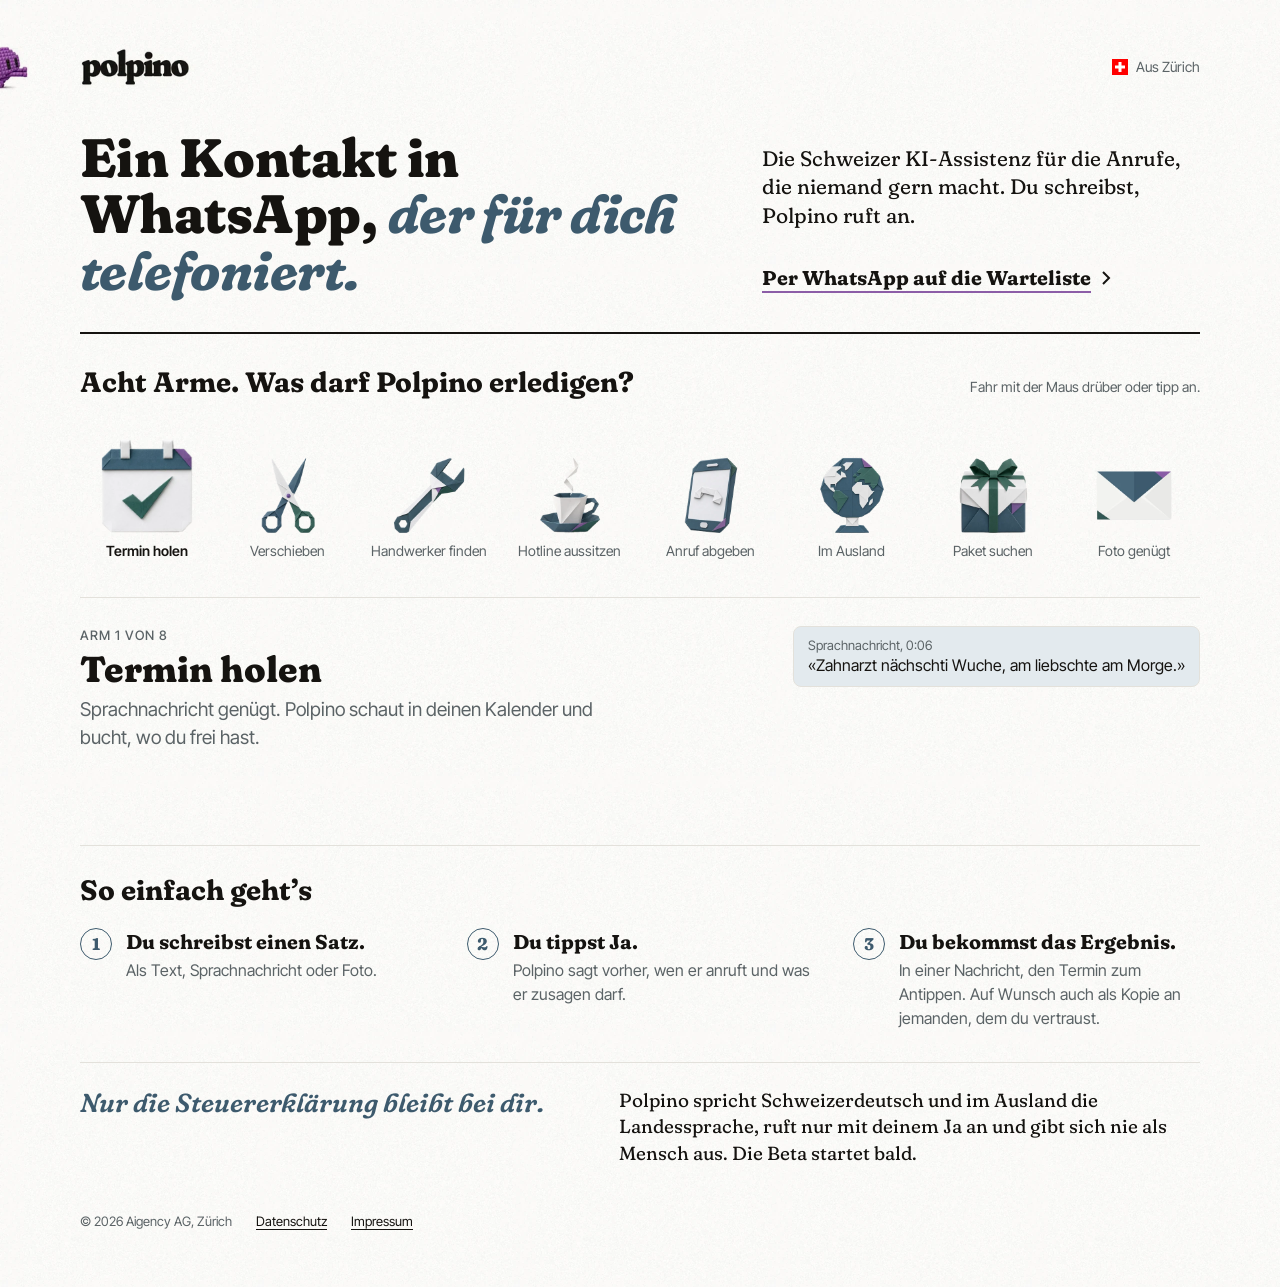
<file: index.html>
<!doctype html>
<html lang="de-CH">
<head>
  <meta charset="utf-8">
  <meta name="robots" content="noindex, nofollow">
  <meta name="viewport" content="width=device-width, initial-scale=1">
  <title>Polpino</title>
  <meta name="description" content="Die Schweizer KI-Assistenz, die für dich telefoniert. Du schreibst in WhatsApp, Polpino ruft an, im Ausland in der Landessprache.">
  <link rel="canonical" href="https://polpino.ch/">
  <meta name="theme-color" content="#FAFAF8">
  <link rel="icon" href="assets/img/favicon.svg" type="image/svg+xml">
  <link rel="icon" href="assets/img/favicon-32.png" sizes="32x32" type="image/png">
  <link rel="apple-touch-icon" href="assets/img/apple-touch-icon.png">
  <meta property="og:type" content="website">
  <meta property="og:locale" content="de_CH">
  <meta property="og:site_name" content="Polpino">
  <meta property="og:title" content="Polpino">
  <meta property="og:description" content="Die Schweizer KI-Assistenz, die für dich telefoniert. Du schreibst in WhatsApp, Polpino ruft an, im Ausland in der Landessprache.">
  <meta property="og:url" content="https://polpino.ch/">
  <meta property="og:image" content="https://polpino.ch/assets/img/start/og-polpino-start.jpg">
  <meta property="og:image:width" content="1200">
  <meta property="og:image:height" content="630">
  <meta property="og:image:alt" content="Polpino, eine lila Papierkrake mit Headset, über dem Schriftzug polpino">
  <meta name="twitter:card" content="summary_large_image">
  <link rel="preload" href="assets/fonts/fraunces-soft-latin.woff2" as="font" type="font/woff2" crossorigin>
  <link rel="stylesheet" href="start/seite.css">
  <script src="start/seite.js" defer></script>
</head>
<body>
<a class="skip" href="#inhalt">Zum Inhalt</a>
<div class="seite">
  <header class="kopf">
    <div class="marke-zeile">
      <div class="figur" data-auftritt aria-hidden="true">
        <img class="schleife" src="start/img/polpino-ruhe.webp" data-schleife="start/img/polpino-schleife.webp" width="50" height="50" alt="">
      </div>
      <a class="marke" href="/" aria-label="Polpino Startseite"><img class="logo" src="start/img/polpino-logo.svg" alt="polpino" width="79" height="28"></a>
    </div>
    <!-- Bis zur Beta ausgeblendet, anmelden.html bleibt direkt erreichbar.
    <nav class="konto" aria-label="Konto">
      <a href="entwurf/anmelden.html">Anmelden</a>
      <a class="nur-breit" href="entwurf/anmelden.html">Einladung einlösen</a>
    </nav>
    -->
    <p class="herkunft"><svg class="kreuz" aria-hidden="true" width="14" height="14" viewBox="0 0 32 32"><rect width="32" height="32" fill="#FF0000"/><path fill="#FFF" d="M13 6h6v7h7v6h-7v7h-6v-7H6v-6h7z"/></svg>Aus Zürich<span class="sr">, Schweiz</span></p>
  </header>

  <main id="inhalt" class="inhalt">
    <h1 class="titel">Ein Kontakt in WhatsApp, <em>der für dich telefoniert.</em></h1>
    <div class="linie" aria-hidden="true"></div>
    <p class="satz satz-eins">Die Schweizer KI-Assistenz für die Anrufe, die niemand gern macht. Du schreibst, Polpino ruft an.</p>
    <a class="weiter weiter-oben" href="https://wa.me/41445055667?text=Hey%20Polpino%2C%20ich%20will%20auf%20die%20Warteliste%21%20%F0%9F%90%99" rel="noopener">Per WhatsApp auf die Warteliste <svg aria-hidden="true" width="10" height="16" viewBox="0 0 10 16" fill="none" stroke="currentColor" stroke-width="2"><path d="M2 2l6 6-6 6"/></svg></a>
    <div class="frage-zeile">
      <h2 class="frage">Acht Arme. Was darf Polpino erledigen?</h2>
      <p class="tipp"><span class="nur-handy">Tipp an und schau zu.</span><span class="nur-desktop">Fahr mit der Maus drüber oder tipp an.</span></p>
    </div>
    <div class="reihe" id="reihe">
      <button type="button" class="arm" data-arm="0"><span class="arm-bild"><img src="start/img/ikon-termin.webp" alt="" width="240" height="240"></span><span class="arm-name">Termin holen</span></button>
      <button type="button" class="arm" data-arm="1"><span class="arm-bild"><img src="start/img/ikon-coiffeur.webp" alt="" width="240" height="240"></span><span class="arm-name">Verschieben</span></button>
      <button type="button" class="arm" data-arm="2"><span class="arm-bild"><img src="start/img/ikon-handwerker.webp" alt="" width="240" height="240"></span><span class="arm-name">Handwerker<span class="nur-desktop"> finden</span></span></button>
      <button type="button" class="arm" data-arm="3"><span class="arm-bild"><img src="start/img/ikon-warteschleife.webp" alt="" width="240" height="240"></span><span class="arm-name"><span class="nur-handy">Warteschleife</span><span class="nur-desktop">Hotline aussitzen</span></span></button>
      <button type="button" class="arm" data-arm="4"><span class="arm-bild"><img src="start/img/ikon-abgeben.webp" alt="" width="240" height="240"></span><span class="arm-name">Anruf abgeben</span></button>
      <button type="button" class="arm" data-arm="5"><span class="arm-bild"><img src="start/img/ikon-ausland.webp" alt="" width="240" height="240"></span><span class="arm-name">Im Ausland</span></button>
      <button type="button" class="arm" data-arm="6"><span class="arm-bild"><img src="start/img/ikon-paket.webp" alt="" width="240" height="240"></span><span class="arm-name">Paket suchen</span></button>
      <button type="button" class="arm" data-arm="7"><span class="arm-bild"><img src="start/img/ikon-foto.webp" alt="" width="240" height="240"></span><span class="arm-name">Foto genügt</span></button>
    </div>
    <section class="buehne" id="buehne" aria-live="off" aria-labelledby="buehne-titel">
      <div class="buehne-text">
        <p class="arm-zahl" id="buehne-zahl"></p>
        <h3 class="buehne-titel" id="buehne-titel"></h3>
        <p class="buehne-unter" id="buehne-unter"></p>
      </div>
      <div class="buehne-chat" id="buehne-chat"></div>
    </section>
    <section class="schritte" aria-labelledby="schritte-titel">
      <h2 class="frage" id="schritte-titel">So einfach geht’s</h2>
      <ol class="schritt-liste">
        <li><b>Du schreibst einen Satz.</b> Als Text, Sprachnachricht oder Foto.</li>
        <li><b>Du tippst Ja.</b> Polpino sagt vorher, wen er anruft und was er zusagen darf.</li>
        <li><b>Du bekommst das Ergebnis.</b> In einer Nachricht, den Termin zum Antippen. Auf Wunsch auch als Kopie an jemanden, dem du vertraust.</li>
      </ol>
    </section>
    <div class="trenn" aria-hidden="true"></div>
    <p class="steuer">Nur die Steuererklärung bleibt bei dir.</p>
    <p class="satz satz-zwei">Polpino spricht Schweizerdeutsch<span class="nur-desktop"> und im Ausland die Landessprache</span>, ruft nur mit deinem Ja an und gibt sich nie als Mensch aus. Die Beta startet bald.</p>
    <a class="weiter weiter-unten" href="https://wa.me/41445055667?text=Hey%20Polpino%2C%20ich%20will%20auf%20die%20Warteliste%21%20%F0%9F%90%99" rel="noopener">Per WhatsApp auf die Warteliste <svg aria-hidden="true" width="10" height="16" viewBox="0 0 10 16" fill="none" stroke="currentColor" stroke-width="2"><path d="M2 2l6 6-6 6"/></svg></a>
  </main>

  <footer class="fuss">
    <span>© 2026 Aigency AG, Zürich</span>
    <a href="datenschutz.html">Datenschutz</a>
    <a href="impressum.html">Impressum</a>
  </footer>
</div>

<div class="ueber" id="ueber" role="dialog" aria-modal="true" aria-labelledby="ueber-name" hidden>
  <div class="ueber-rahmen">
    <div class="ueber-titel">
      <p class="arm-zahl" id="ueber-zahl"></p>
      <h2 class="ueber-name" id="ueber-name">Beispiel</h2>
      <p class="ueber-unter" id="ueber-unter"></p>
    </div>
    <div class="handy auf" id="handy">
      <div class="handy-innen">
        <div class="schirm">
          <div class="chat-kopf">
            <span class="chat-bild"><img src="start/img/polpino.webp" alt="" width="24" height="24" loading="lazy"></span>
            <span class="chat-name">Polpino<span>KI-Assistenz</span></span>
          </div>
          <div class="verlauf" id="verlauf" aria-live="polite"></div>
        </div>
      </div>
    </div>
    <button type="button" class="zu" id="zu" aria-label="Beispiel schliessen"><svg aria-hidden="true" width="16" height="16" viewBox="0 0 16 16" fill="none" stroke="currentColor" stroke-width="1.5"><path d="M3 3l10 10M13 3L3 13"/></svg></button>
  </div>
</div>
</body>
</html>
</file>
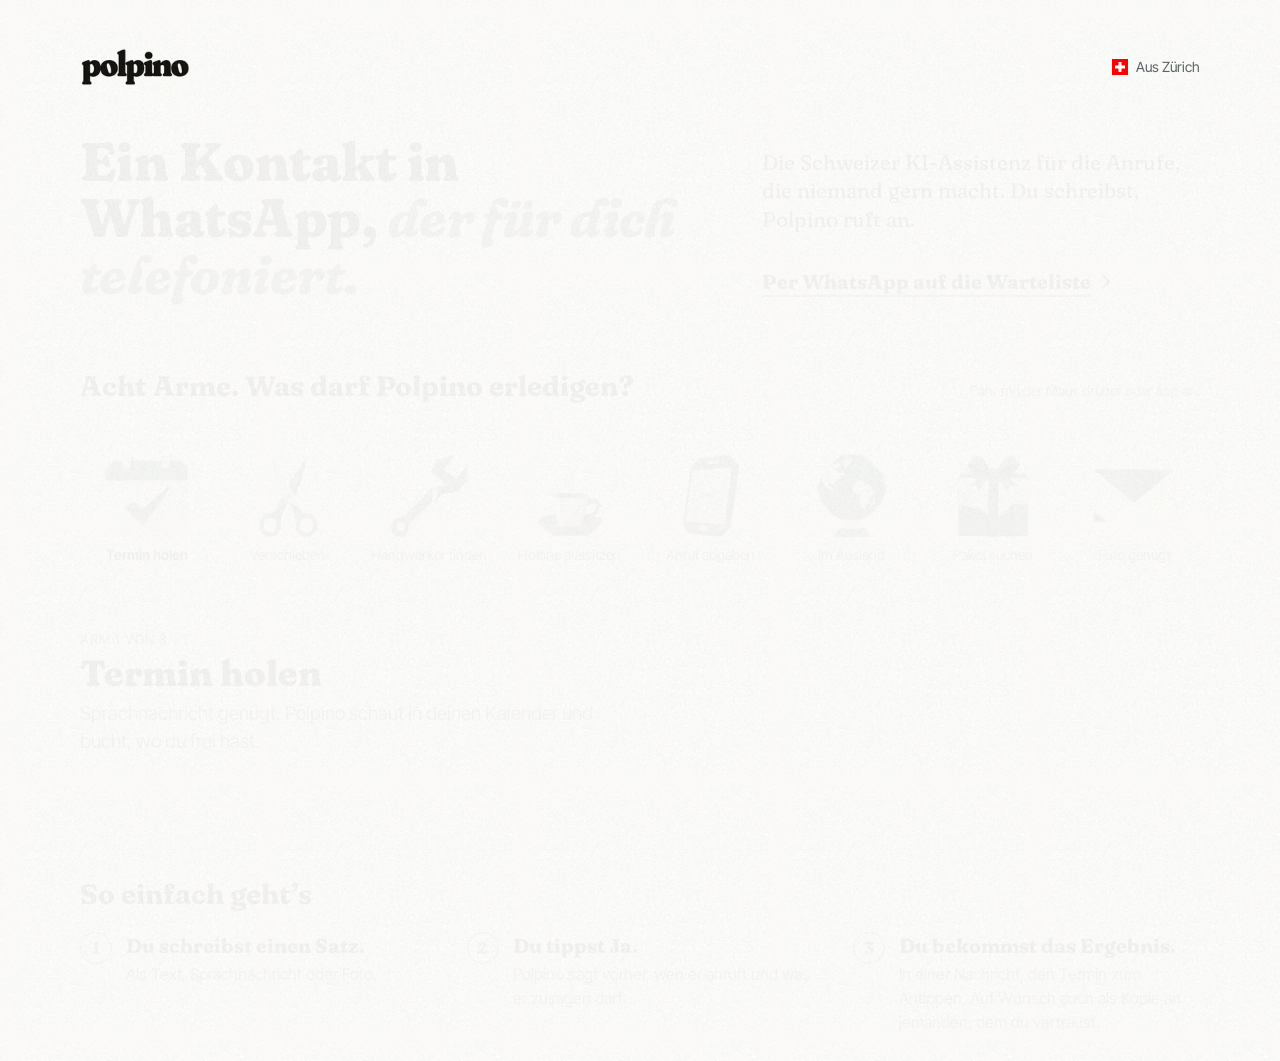
<file: entwurf/index.html>
<!doctype html>
<html lang="de-CH">
<head>
  <meta charset="utf-8">
  <meta name="robots" content="noindex">
  <title>Polpino</title>
  <meta http-equiv="refresh" content="0; url=../">
  <link rel="canonical" href="https://polpino.ch/">
</head>
<body><p><a href="../">Weiter zu Polpino</a></p></body>
</html>
</file>
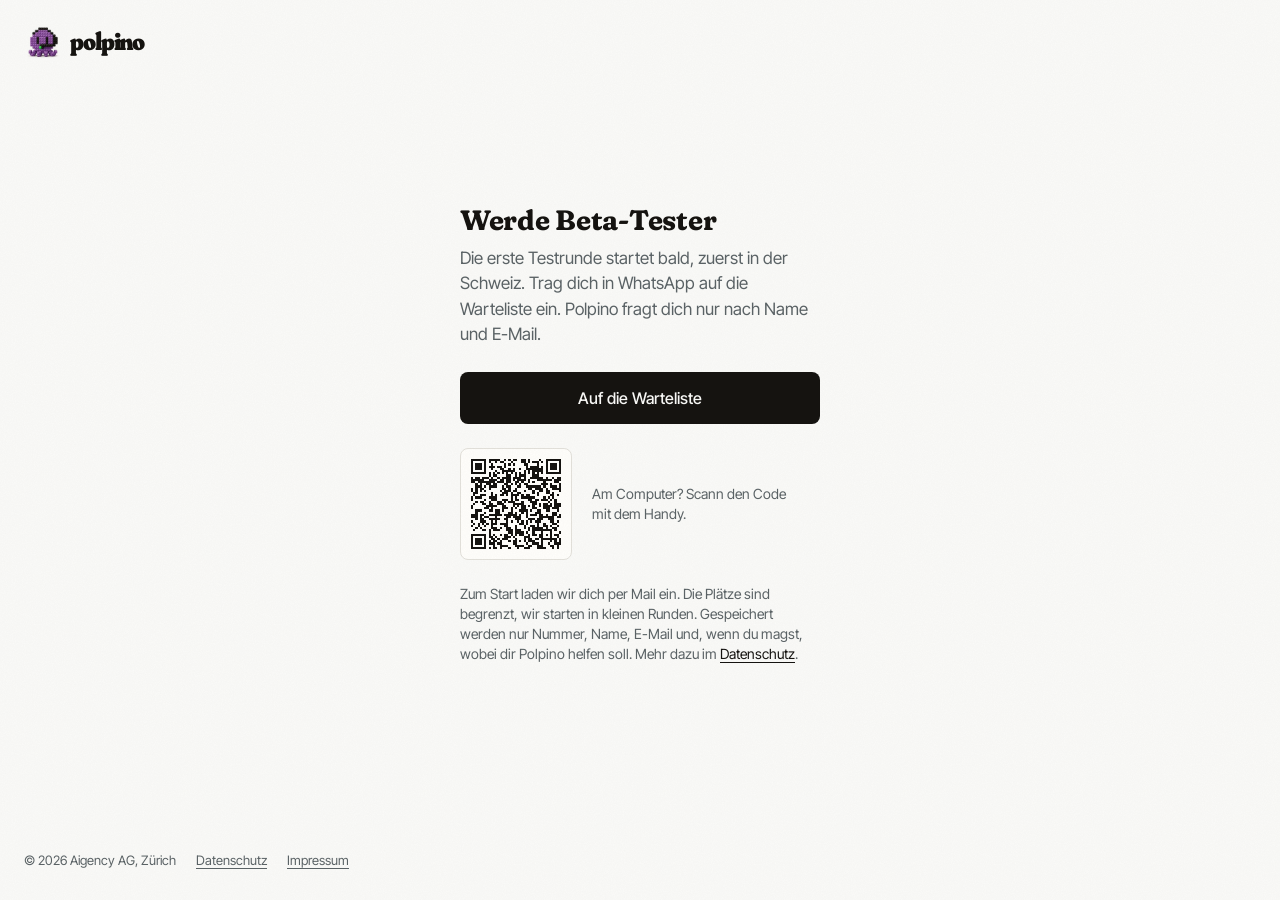
<file: beta.html>
<!doctype html>
<html lang="de-CH">
<head>
  <meta charset="utf-8">
  <meta name="robots" content="noindex, nofollow">
  <meta name="viewport" content="width=device-width, initial-scale=1">
  <title>Beta-Tester werden | Polpino</title>
  <meta name="description" content="Die erste Testrunde von Polpino startet bald. Auf die Warteliste geht es direkt in WhatsApp.">
  <meta name="theme-color" content="#FAFAF8">
  <link rel="icon" href="assets/img/favicon.svg" type="image/svg+xml">
  <link rel="icon" href="assets/img/favicon-32.png" sizes="32x32" type="image/png">
  <link rel="apple-touch-icon" href="assets/img/apple-touch-icon.png">
  <link rel="preload" href="assets/fonts/fraunces-soft-latin.woff2" as="font" type="font/woff2" crossorigin>
  <link rel="stylesheet" href="start/start.css">
</head>
<body>
  <a class="skip" href="#inhalt">Zum Inhalt</a>

  <header class="kopf">
    <div class="marke-zeile">
      <div class="figur" aria-hidden="true">
        <img src="assets/img/start/polpino-ruhe.webp" width="50" height="50" alt="">
      </div>
      <a class="marke" href="./" aria-label="Polpino, Startseite">polpino</a>
    </div>
  </header>

  <main id="inhalt" class="mitte">
    <div class="anmelden">
      <div>
        <h1>Werde Beta-Tester</h1>
        <p class="leise">Die erste Testrunde startet bald, zuerst in der Schweiz. Trag dich in WhatsApp auf die Warteliste ein. Polpino fragt dich nur nach Name und E-Mail.</p>
      </div>
      <a class="senden" href="https://wa.me/41445055667?text=Hey%20Polpino%2C%20ich%20will%20auf%20die%20Warteliste%21%20%F0%9F%90%99">Auf die Warteliste</a>
      <div class="qr" aria-hidden="true">
        <svg class="qr-bild" viewBox="0 0 41 41" width="152" height="152" role="img" aria-label="QR-Code zum WhatsApp-Chat mit Polpino" shape-rendering="crispEdges"><path fill="currentColor" d="M0,0h1v1h-1zM1,0h1v1h-1zM2,0h1v1h-1zM3,0h1v1h-1zM4,0h1v1h-1zM5,0h1v1h-1zM6,0h1v1h-1zM8,0h1v1h-1zM9,0h1v1h-1zM10,0h1v1h-1zM11,0h1v1h-1zM12,0h1v1h-1zM15,0h1v1h-1zM17,0h1v1h-1zM19,0h1v1h-1zM20,0h1v1h-1zM23,0h1v1h-1zM24,0h1v1h-1zM26,0h1v1h-1zM31,0h1v1h-1zM34,0h1v1h-1zM35,0h1v1h-1zM36,0h1v1h-1zM37,0h1v1h-1zM38,0h1v1h-1zM39,0h1v1h-1zM40,0h1v1h-1zM0,1h1v1h-1zM6,1h1v1h-1zM8,1h1v1h-1zM11,1h1v1h-1zM13,1h1v1h-1zM14,1h1v1h-1zM18,1h1v1h-1zM23,1h1v1h-1zM24,1h1v1h-1zM26,1h1v1h-1zM28,1h1v1h-1zM29,1h1v1h-1zM30,1h1v1h-1zM32,1h1v1h-1zM34,1h1v1h-1zM40,1h1v1h-1zM0,2h1v1h-1zM2,2h1v1h-1zM3,2h1v1h-1zM4,2h1v1h-1zM6,2h1v1h-1zM9,2h1v1h-1zM15,2h1v1h-1zM17,2h1v1h-1zM19,2h1v1h-1zM24,2h1v1h-1zM25,2h1v1h-1zM30,2h1v1h-1zM34,2h1v1h-1zM36,2h1v1h-1zM37,2h1v1h-1zM38,2h1v1h-1zM40,2h1v1h-1zM0,3h1v1h-1zM2,3h1v1h-1zM3,3h1v1h-1zM4,3h1v1h-1zM6,3h1v1h-1zM8,3h1v1h-1zM9,3h1v1h-1zM10,3h1v1h-1zM12,3h1v1h-1zM13,3h1v1h-1zM15,3h1v1h-1zM25,3h1v1h-1zM27,3h1v1h-1zM28,3h1v1h-1zM29,3h1v1h-1zM30,3h1v1h-1zM32,3h1v1h-1zM34,3h1v1h-1zM36,3h1v1h-1zM37,3h1v1h-1zM38,3h1v1h-1zM40,3h1v1h-1zM0,4h1v1h-1zM2,4h1v1h-1zM3,4h1v1h-1zM4,4h1v1h-1zM6,4h1v1h-1zM9,4h1v1h-1zM13,4h1v1h-1zM14,4h1v1h-1zM17,4h1v1h-1zM19,4h1v1h-1zM22,4h1v1h-1zM25,4h1v1h-1zM26,4h1v1h-1zM27,4h1v1h-1zM28,4h1v1h-1zM29,4h1v1h-1zM30,4h1v1h-1zM31,4h1v1h-1zM32,4h1v1h-1zM34,4h1v1h-1zM36,4h1v1h-1zM37,4h1v1h-1zM38,4h1v1h-1zM40,4h1v1h-1zM0,5h1v1h-1zM6,5h1v1h-1zM11,5h1v1h-1zM14,5h1v1h-1zM15,5h1v1h-1zM16,5h1v1h-1zM17,5h1v1h-1zM18,5h1v1h-1zM19,5h1v1h-1zM24,5h1v1h-1zM26,5h1v1h-1zM28,5h1v1h-1zM29,5h1v1h-1zM30,5h1v1h-1zM31,5h1v1h-1zM32,5h1v1h-1zM34,5h1v1h-1zM40,5h1v1h-1zM0,6h1v1h-1zM1,6h1v1h-1zM2,6h1v1h-1zM3,6h1v1h-1zM4,6h1v1h-1zM5,6h1v1h-1zM6,6h1v1h-1zM8,6h1v1h-1zM10,6h1v1h-1zM12,6h1v1h-1zM14,6h1v1h-1zM16,6h1v1h-1zM18,6h1v1h-1zM20,6h1v1h-1zM22,6h1v1h-1zM24,6h1v1h-1zM26,6h1v1h-1zM28,6h1v1h-1zM30,6h1v1h-1zM32,6h1v1h-1zM34,6h1v1h-1zM35,6h1v1h-1zM36,6h1v1h-1zM37,6h1v1h-1zM38,6h1v1h-1zM39,6h1v1h-1zM40,6h1v1h-1zM8,7h1v1h-1zM10,7h1v1h-1zM11,7h1v1h-1zM16,7h1v1h-1zM17,7h1v1h-1zM20,7h1v1h-1zM22,7h1v1h-1zM23,7h1v1h-1zM24,7h1v1h-1zM28,7h1v1h-1zM29,7h1v1h-1zM30,7h1v1h-1zM0,8h1v1h-1zM2,8h1v1h-1zM3,8h1v1h-1zM5,8h1v1h-1zM6,8h1v1h-1zM7,8h1v1h-1zM9,8h1v1h-1zM12,8h1v1h-1zM14,8h1v1h-1zM15,8h1v1h-1zM16,8h1v1h-1zM17,8h1v1h-1zM19,8h1v1h-1zM20,8h1v1h-1zM21,8h1v1h-1zM22,8h1v1h-1zM24,8h1v1h-1zM27,8h1v1h-1zM28,8h1v1h-1zM29,8h1v1h-1zM30,8h1v1h-1zM31,8h1v1h-1zM32,8h1v1h-1zM34,8h1v1h-1zM37,8h1v1h-1zM39,8h1v1h-1zM40,8h1v1h-1zM0,9h1v1h-1zM1,9h1v1h-1zM2,9h1v1h-1zM3,9h1v1h-1zM4,9h1v1h-1zM5,9h1v1h-1zM8,9h1v1h-1zM9,9h1v1h-1zM10,9h1v1h-1zM11,9h1v1h-1zM13,9h1v1h-1zM14,9h1v1h-1zM16,9h1v1h-1zM17,9h1v1h-1zM19,9h1v1h-1zM21,9h1v1h-1zM22,9h1v1h-1zM23,9h1v1h-1zM24,9h1v1h-1zM26,9h1v1h-1zM30,9h1v1h-1zM31,9h1v1h-1zM32,9h1v1h-1zM33,9h1v1h-1zM34,9h1v1h-1zM35,9h1v1h-1zM36,9h1v1h-1zM38,9h1v1h-1zM39,9h1v1h-1zM40,9h1v1h-1zM0,10h1v1h-1zM1,10h1v1h-1zM3,10h1v1h-1zM4,10h1v1h-1zM5,10h1v1h-1zM6,10h1v1h-1zM7,10h1v1h-1zM8,10h1v1h-1zM9,10h1v1h-1zM10,10h1v1h-1zM12,10h1v1h-1zM13,10h1v1h-1zM14,10h1v1h-1zM16,10h1v1h-1zM17,10h1v1h-1zM20,10h1v1h-1zM21,10h1v1h-1zM23,10h1v1h-1zM26,10h1v1h-1zM28,10h1v1h-1zM33,10h1v1h-1zM38,10h1v1h-1zM39,10h1v1h-1zM2,11h1v1h-1zM4,11h1v1h-1zM7,11h1v1h-1zM8,11h1v1h-1zM10,11h1v1h-1zM11,11h1v1h-1zM15,11h1v1h-1zM16,11h1v1h-1zM18,11h1v1h-1zM20,11h1v1h-1zM22,11h1v1h-1zM24,11h1v1h-1zM25,11h1v1h-1zM32,11h1v1h-1zM33,11h1v1h-1zM34,11h1v1h-1zM36,11h1v1h-1zM40,11h1v1h-1zM2,12h1v1h-1zM3,12h1v1h-1zM4,12h1v1h-1zM6,12h1v1h-1zM8,12h1v1h-1zM9,12h1v1h-1zM10,12h1v1h-1zM11,12h1v1h-1zM14,12h1v1h-1zM16,12h1v1h-1zM17,12h1v1h-1zM21,12h1v1h-1zM22,12h1v1h-1zM25,12h1v1h-1zM26,12h1v1h-1zM27,12h1v1h-1zM28,12h1v1h-1zM29,12h1v1h-1zM30,12h1v1h-1zM31,12h1v1h-1zM33,12h1v1h-1zM36,12h1v1h-1zM37,12h1v1h-1zM38,12h1v1h-1zM40,12h1v1h-1zM0,13h1v1h-1zM2,13h1v1h-1zM4,13h1v1h-1zM5,13h1v1h-1zM8,13h1v1h-1zM14,13h1v1h-1zM15,13h1v1h-1zM17,13h1v1h-1zM20,13h1v1h-1zM26,13h1v1h-1zM27,13h1v1h-1zM29,13h1v1h-1zM30,13h1v1h-1zM31,13h1v1h-1zM32,13h1v1h-1zM34,13h1v1h-1zM37,13h1v1h-1zM38,13h1v1h-1zM39,13h1v1h-1zM40,13h1v1h-1zM0,14h1v1h-1zM2,14h1v1h-1zM4,14h1v1h-1zM6,14h1v1h-1zM13,14h1v1h-1zM15,14h1v1h-1zM16,14h1v1h-1zM17,14h1v1h-1zM19,14h1v1h-1zM20,14h1v1h-1zM24,14h1v1h-1zM28,14h1v1h-1zM31,14h1v1h-1zM32,14h1v1h-1zM34,14h1v1h-1zM35,14h1v1h-1zM40,14h1v1h-1zM1,15h1v1h-1zM2,15h1v1h-1zM9,15h1v1h-1zM14,15h1v1h-1zM15,15h1v1h-1zM16,15h1v1h-1zM18,15h1v1h-1zM21,15h1v1h-1zM22,15h1v1h-1zM28,15h1v1h-1zM30,15h1v1h-1zM34,15h1v1h-1zM35,15h1v1h-1zM37,15h1v1h-1zM1,16h1v1h-1zM4,16h1v1h-1zM5,16h1v1h-1zM6,16h1v1h-1zM9,16h1v1h-1zM11,16h1v1h-1zM13,16h1v1h-1zM14,16h1v1h-1zM16,16h1v1h-1zM18,16h1v1h-1zM19,16h1v1h-1zM20,16h1v1h-1zM21,16h1v1h-1zM23,16h1v1h-1zM25,16h1v1h-1zM26,16h1v1h-1zM30,16h1v1h-1zM36,16h1v1h-1zM37,16h1v1h-1zM39,16h1v1h-1zM0,17h1v1h-1zM2,17h1v1h-1zM3,17h1v1h-1zM4,17h1v1h-1zM8,17h1v1h-1zM9,17h1v1h-1zM10,17h1v1h-1zM11,17h1v1h-1zM18,17h1v1h-1zM20,17h1v1h-1zM23,17h1v1h-1zM24,17h1v1h-1zM25,17h1v1h-1zM26,17h1v1h-1zM27,17h1v1h-1zM28,17h1v1h-1zM33,17h1v1h-1zM35,17h1v1h-1zM37,17h1v1h-1zM0,18h1v1h-1zM6,18h1v1h-1zM9,18h1v1h-1zM10,18h1v1h-1zM11,18h1v1h-1zM14,18h1v1h-1zM15,18h1v1h-1zM16,18h1v1h-1zM18,18h1v1h-1zM20,18h1v1h-1zM21,18h1v1h-1zM26,18h1v1h-1zM27,18h1v1h-1zM29,18h1v1h-1zM30,18h1v1h-1zM32,18h1v1h-1zM33,18h1v1h-1zM34,18h1v1h-1zM36,18h1v1h-1zM38,18h1v1h-1zM2,19h1v1h-1zM4,19h1v1h-1zM5,19h1v1h-1zM8,19h1v1h-1zM12,19h1v1h-1zM13,19h1v1h-1zM15,19h1v1h-1zM17,19h1v1h-1zM18,19h1v1h-1zM19,19h1v1h-1zM23,19h1v1h-1zM27,19h1v1h-1zM28,19h1v1h-1zM29,19h1v1h-1zM35,19h1v1h-1zM38,19h1v1h-1zM1,20h1v1h-1zM5,20h1v1h-1zM6,20h1v1h-1zM8,20h1v1h-1zM9,20h1v1h-1zM12,20h1v1h-1zM13,20h1v1h-1zM14,20h1v1h-1zM19,20h1v1h-1zM20,20h1v1h-1zM21,20h1v1h-1zM22,20h1v1h-1zM23,20h1v1h-1zM28,20h1v1h-1zM29,20h1v1h-1zM31,20h1v1h-1zM33,20h1v1h-1zM34,20h1v1h-1zM36,20h1v1h-1zM38,20h1v1h-1zM39,20h1v1h-1zM40,20h1v1h-1zM0,21h1v1h-1zM7,21h1v1h-1zM8,21h1v1h-1zM9,21h1v1h-1zM10,21h1v1h-1zM11,21h1v1h-1zM14,21h1v1h-1zM15,21h1v1h-1zM19,21h1v1h-1zM21,21h1v1h-1zM23,21h1v1h-1zM24,21h1v1h-1zM26,21h1v1h-1zM28,21h1v1h-1zM31,21h1v1h-1zM33,21h1v1h-1zM34,21h1v1h-1zM35,21h1v1h-1zM36,21h1v1h-1zM38,21h1v1h-1zM39,21h1v1h-1zM40,21h1v1h-1zM0,22h1v1h-1zM6,22h1v1h-1zM7,22h1v1h-1zM9,22h1v1h-1zM14,22h1v1h-1zM15,22h1v1h-1zM16,22h1v1h-1zM18,22h1v1h-1zM20,22h1v1h-1zM23,22h1v1h-1zM24,22h1v1h-1zM28,22h1v1h-1zM29,22h1v1h-1zM33,22h1v1h-1zM34,22h1v1h-1zM35,22h1v1h-1zM37,22h1v1h-1zM38,22h1v1h-1zM39,22h1v1h-1zM2,23h1v1h-1zM3,23h1v1h-1zM4,23h1v1h-1zM8,23h1v1h-1zM9,23h1v1h-1zM11,23h1v1h-1zM12,23h1v1h-1zM14,23h1v1h-1zM18,23h1v1h-1zM22,23h1v1h-1zM23,23h1v1h-1zM24,23h1v1h-1zM25,23h1v1h-1zM27,23h1v1h-1zM30,23h1v1h-1zM31,23h1v1h-1zM34,23h1v1h-1zM35,23h1v1h-1zM39,23h1v1h-1zM2,24h1v1h-1zM6,24h1v1h-1zM11,24h1v1h-1zM12,24h1v1h-1zM17,24h1v1h-1zM18,24h1v1h-1zM20,24h1v1h-1zM23,24h1v1h-1zM25,24h1v1h-1zM29,24h1v1h-1zM30,24h1v1h-1zM31,24h1v1h-1zM37,24h1v1h-1zM38,24h1v1h-1zM0,25h1v1h-1zM1,25h1v1h-1zM2,25h1v1h-1zM4,25h1v1h-1zM5,25h1v1h-1zM8,25h1v1h-1zM9,25h1v1h-1zM10,25h1v1h-1zM11,25h1v1h-1zM12,25h1v1h-1zM13,25h1v1h-1zM15,25h1v1h-1zM16,25h1v1h-1zM17,25h1v1h-1zM18,25h1v1h-1zM19,25h1v1h-1zM20,25h1v1h-1zM22,25h1v1h-1zM25,25h1v1h-1zM27,25h1v1h-1zM28,25h1v1h-1zM29,25h1v1h-1zM31,25h1v1h-1zM32,25h1v1h-1zM34,25h1v1h-1zM37,25h1v1h-1zM38,25h1v1h-1zM40,25h1v1h-1zM0,26h1v1h-1zM1,26h1v1h-1zM2,26h1v1h-1zM4,26h1v1h-1zM6,26h1v1h-1zM7,26h1v1h-1zM11,26h1v1h-1zM16,26h1v1h-1zM17,26h1v1h-1zM19,26h1v1h-1zM20,26h1v1h-1zM21,26h1v1h-1zM22,26h1v1h-1zM25,26h1v1h-1zM31,26h1v1h-1zM32,26h1v1h-1zM33,26h1v1h-1zM34,26h1v1h-1zM35,26h1v1h-1zM36,26h1v1h-1zM37,26h1v1h-1zM39,26h1v1h-1zM40,26h1v1h-1zM2,27h1v1h-1zM4,27h1v1h-1zM5,27h1v1h-1zM8,27h1v1h-1zM9,27h1v1h-1zM10,27h1v1h-1zM11,27h1v1h-1zM12,27h1v1h-1zM15,27h1v1h-1zM16,27h1v1h-1zM20,27h1v1h-1zM21,27h1v1h-1zM22,27h1v1h-1zM26,27h1v1h-1zM27,27h1v1h-1zM28,27h1v1h-1zM30,27h1v1h-1zM31,27h1v1h-1zM32,27h1v1h-1zM35,27h1v1h-1zM36,27h1v1h-1zM37,27h1v1h-1zM0,28h1v1h-1zM4,28h1v1h-1zM5,28h1v1h-1zM6,28h1v1h-1zM9,28h1v1h-1zM11,28h1v1h-1zM16,28h1v1h-1zM18,28h1v1h-1zM21,28h1v1h-1zM23,28h1v1h-1zM25,28h1v1h-1zM27,28h1v1h-1zM29,28h1v1h-1zM30,28h1v1h-1zM31,28h1v1h-1zM36,28h1v1h-1zM37,28h1v1h-1zM39,28h1v1h-1zM1,29h1v1h-1zM3,29h1v1h-1zM5,29h1v1h-1zM7,29h1v1h-1zM9,29h1v1h-1zM10,29h1v1h-1zM11,29h1v1h-1zM13,29h1v1h-1zM14,29h1v1h-1zM15,29h1v1h-1zM16,29h1v1h-1zM22,29h1v1h-1zM23,29h1v1h-1zM25,29h1v1h-1zM30,29h1v1h-1zM33,29h1v1h-1zM37,29h1v1h-1zM38,29h1v1h-1zM0,30h1v1h-1zM3,30h1v1h-1zM6,30h1v1h-1zM9,30h1v1h-1zM15,30h1v1h-1zM16,30h1v1h-1zM20,30h1v1h-1zM24,30h1v1h-1zM27,30h1v1h-1zM28,30h1v1h-1zM30,30h1v1h-1zM33,30h1v1h-1zM34,30h1v1h-1zM36,30h1v1h-1zM39,30h1v1h-1zM2,31h1v1h-1zM4,31h1v1h-1zM9,31h1v1h-1zM10,31h1v1h-1zM11,31h1v1h-1zM13,31h1v1h-1zM16,31h1v1h-1zM17,31h1v1h-1zM20,31h1v1h-1zM24,31h1v1h-1zM26,31h1v1h-1zM28,31h1v1h-1zM29,31h1v1h-1zM30,31h1v1h-1zM31,31h1v1h-1zM32,31h1v1h-1zM34,31h1v1h-1zM37,31h1v1h-1zM38,31h1v1h-1zM1,32h1v1h-1zM5,32h1v1h-1zM6,32h1v1h-1zM8,32h1v1h-1zM10,32h1v1h-1zM11,32h1v1h-1zM12,32h1v1h-1zM16,32h1v1h-1zM17,32h1v1h-1zM18,32h1v1h-1zM20,32h1v1h-1zM21,32h1v1h-1zM22,32h1v1h-1zM26,32h1v1h-1zM28,32h1v1h-1zM29,32h1v1h-1zM30,32h1v1h-1zM31,32h1v1h-1zM32,32h1v1h-1zM33,32h1v1h-1zM34,32h1v1h-1zM35,32h1v1h-1zM36,32h1v1h-1zM38,32h1v1h-1zM8,33h1v1h-1zM17,33h1v1h-1zM18,33h1v1h-1zM20,33h1v1h-1zM21,33h1v1h-1zM22,33h1v1h-1zM23,33h1v1h-1zM25,33h1v1h-1zM28,33h1v1h-1zM32,33h1v1h-1zM36,33h1v1h-1zM40,33h1v1h-1zM0,34h1v1h-1zM1,34h1v1h-1zM2,34h1v1h-1zM3,34h1v1h-1zM4,34h1v1h-1zM5,34h1v1h-1zM6,34h1v1h-1zM8,34h1v1h-1zM10,34h1v1h-1zM13,34h1v1h-1zM15,34h1v1h-1zM16,34h1v1h-1zM18,34h1v1h-1zM20,34h1v1h-1zM22,34h1v1h-1zM23,34h1v1h-1zM26,34h1v1h-1zM28,34h1v1h-1zM29,34h1v1h-1zM31,34h1v1h-1zM32,34h1v1h-1zM34,34h1v1h-1zM36,34h1v1h-1zM38,34h1v1h-1zM39,34h1v1h-1zM0,35h1v1h-1zM6,35h1v1h-1zM8,35h1v1h-1zM9,35h1v1h-1zM11,35h1v1h-1zM15,35h1v1h-1zM16,35h1v1h-1zM17,35h1v1h-1zM19,35h1v1h-1zM24,35h1v1h-1zM25,35h1v1h-1zM26,35h1v1h-1zM31,35h1v1h-1zM32,35h1v1h-1zM36,35h1v1h-1zM39,35h1v1h-1zM0,36h1v1h-1zM2,36h1v1h-1zM3,36h1v1h-1zM4,36h1v1h-1zM6,36h1v1h-1zM9,36h1v1h-1zM10,36h1v1h-1zM12,36h1v1h-1zM14,36h1v1h-1zM15,36h1v1h-1zM16,36h1v1h-1zM20,36h1v1h-1zM24,36h1v1h-1zM26,36h1v1h-1zM27,36h1v1h-1zM29,36h1v1h-1zM30,36h1v1h-1zM32,36h1v1h-1zM33,36h1v1h-1zM34,36h1v1h-1zM35,36h1v1h-1zM36,36h1v1h-1zM37,36h1v1h-1zM38,36h1v1h-1zM40,36h1v1h-1zM0,37h1v1h-1zM2,37h1v1h-1zM3,37h1v1h-1zM4,37h1v1h-1zM6,37h1v1h-1zM8,37h1v1h-1zM10,37h1v1h-1zM11,37h1v1h-1zM13,37h1v1h-1zM17,37h1v1h-1zM19,37h1v1h-1zM20,37h1v1h-1zM22,37h1v1h-1zM24,37h1v1h-1zM26,37h1v1h-1zM27,37h1v1h-1zM28,37h1v1h-1zM32,37h1v1h-1zM36,37h1v1h-1zM38,37h1v1h-1zM40,37h1v1h-1zM0,38h1v1h-1zM2,38h1v1h-1zM3,38h1v1h-1zM4,38h1v1h-1zM6,38h1v1h-1zM8,38h1v1h-1zM9,38h1v1h-1zM10,38h1v1h-1zM12,38h1v1h-1zM13,38h1v1h-1zM19,38h1v1h-1zM20,38h1v1h-1zM25,38h1v1h-1zM28,38h1v1h-1zM29,38h1v1h-1zM30,38h1v1h-1zM32,38h1v1h-1zM35,38h1v1h-1zM38,38h1v1h-1zM39,38h1v1h-1zM40,38h1v1h-1zM0,39h1v1h-1zM6,39h1v1h-1zM10,39h1v1h-1zM13,39h1v1h-1zM14,39h1v1h-1zM15,39h1v1h-1zM16,39h1v1h-1zM20,39h1v1h-1zM21,39h1v1h-1zM22,39h1v1h-1zM23,39h1v1h-1zM26,39h1v1h-1zM27,39h1v1h-1zM30,39h1v1h-1zM31,39h1v1h-1zM32,39h1v1h-1zM36,39h1v1h-1zM37,39h1v1h-1zM39,39h1v1h-1zM0,40h1v1h-1zM1,40h1v1h-1zM2,40h1v1h-1zM3,40h1v1h-1zM4,40h1v1h-1zM5,40h1v1h-1zM6,40h1v1h-1zM8,40h1v1h-1zM10,40h1v1h-1zM11,40h1v1h-1zM13,40h1v1h-1zM17,40h1v1h-1zM21,40h1v1h-1zM24,40h1v1h-1zM25,40h1v1h-1zM26,40h1v1h-1zM30,40h1v1h-1zM31,40h1v1h-1zM32,40h1v1h-1zM33,40h1v1h-1zM37,40h1v1h-1zM39,40h1v1h-1z"/></svg>
        <p class="leise klein">Am Computer? Scann den Code mit dem Handy.</p>
      </div>
      <p class="leise klein">Zum Start laden wir dich per Mail ein. Die Plätze sind begrenzt, wir starten in kleinen Runden. Gespeichert werden nur Nummer, Name, E-Mail und, wenn du magst, wobei dir Polpino helfen soll. Mehr dazu im <a href="datenschutz.html">Datenschutz</a>.</p>
    </div>
  </main>

  <footer class="fuss">
    <span>© 2026 Aigency AG, Zürich</span>
    <a href="datenschutz.html">Datenschutz</a>
    <a href="impressum.html">Impressum</a>
  </footer>
</body>
</html>
</file>
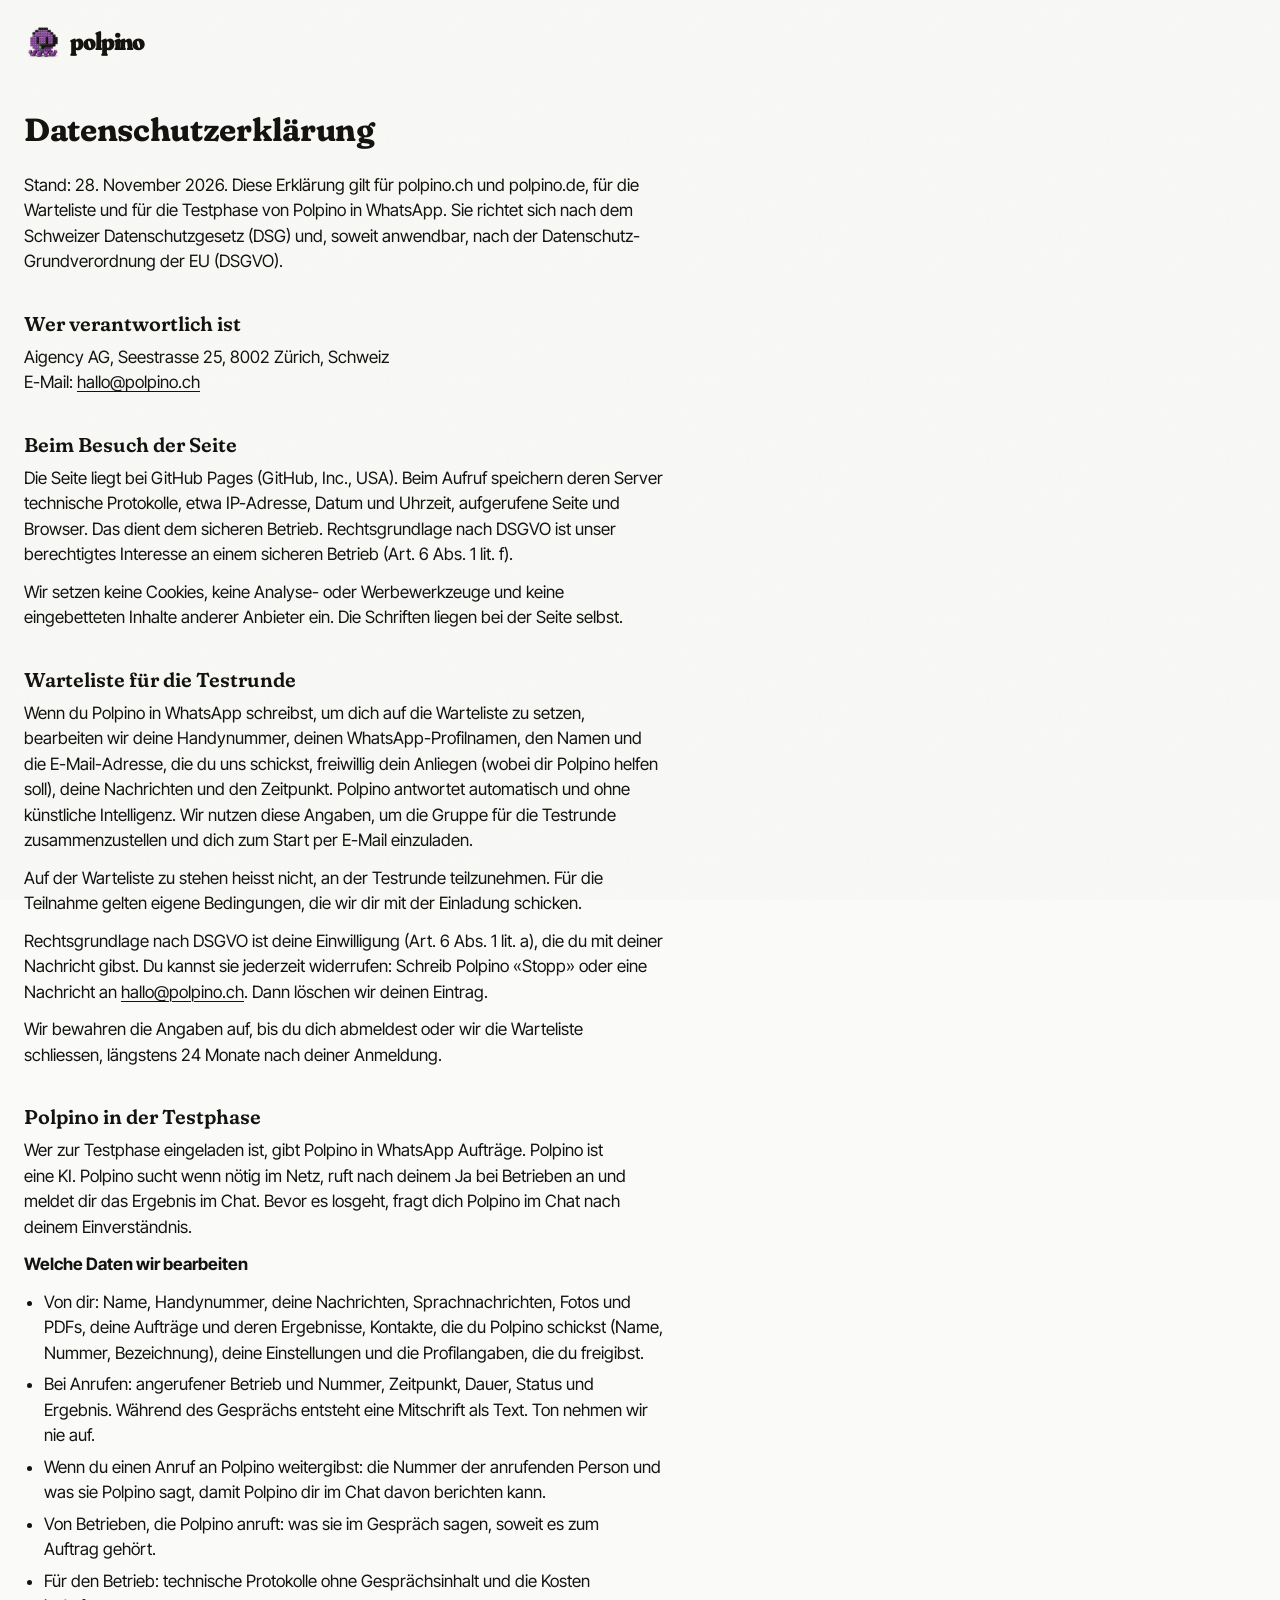
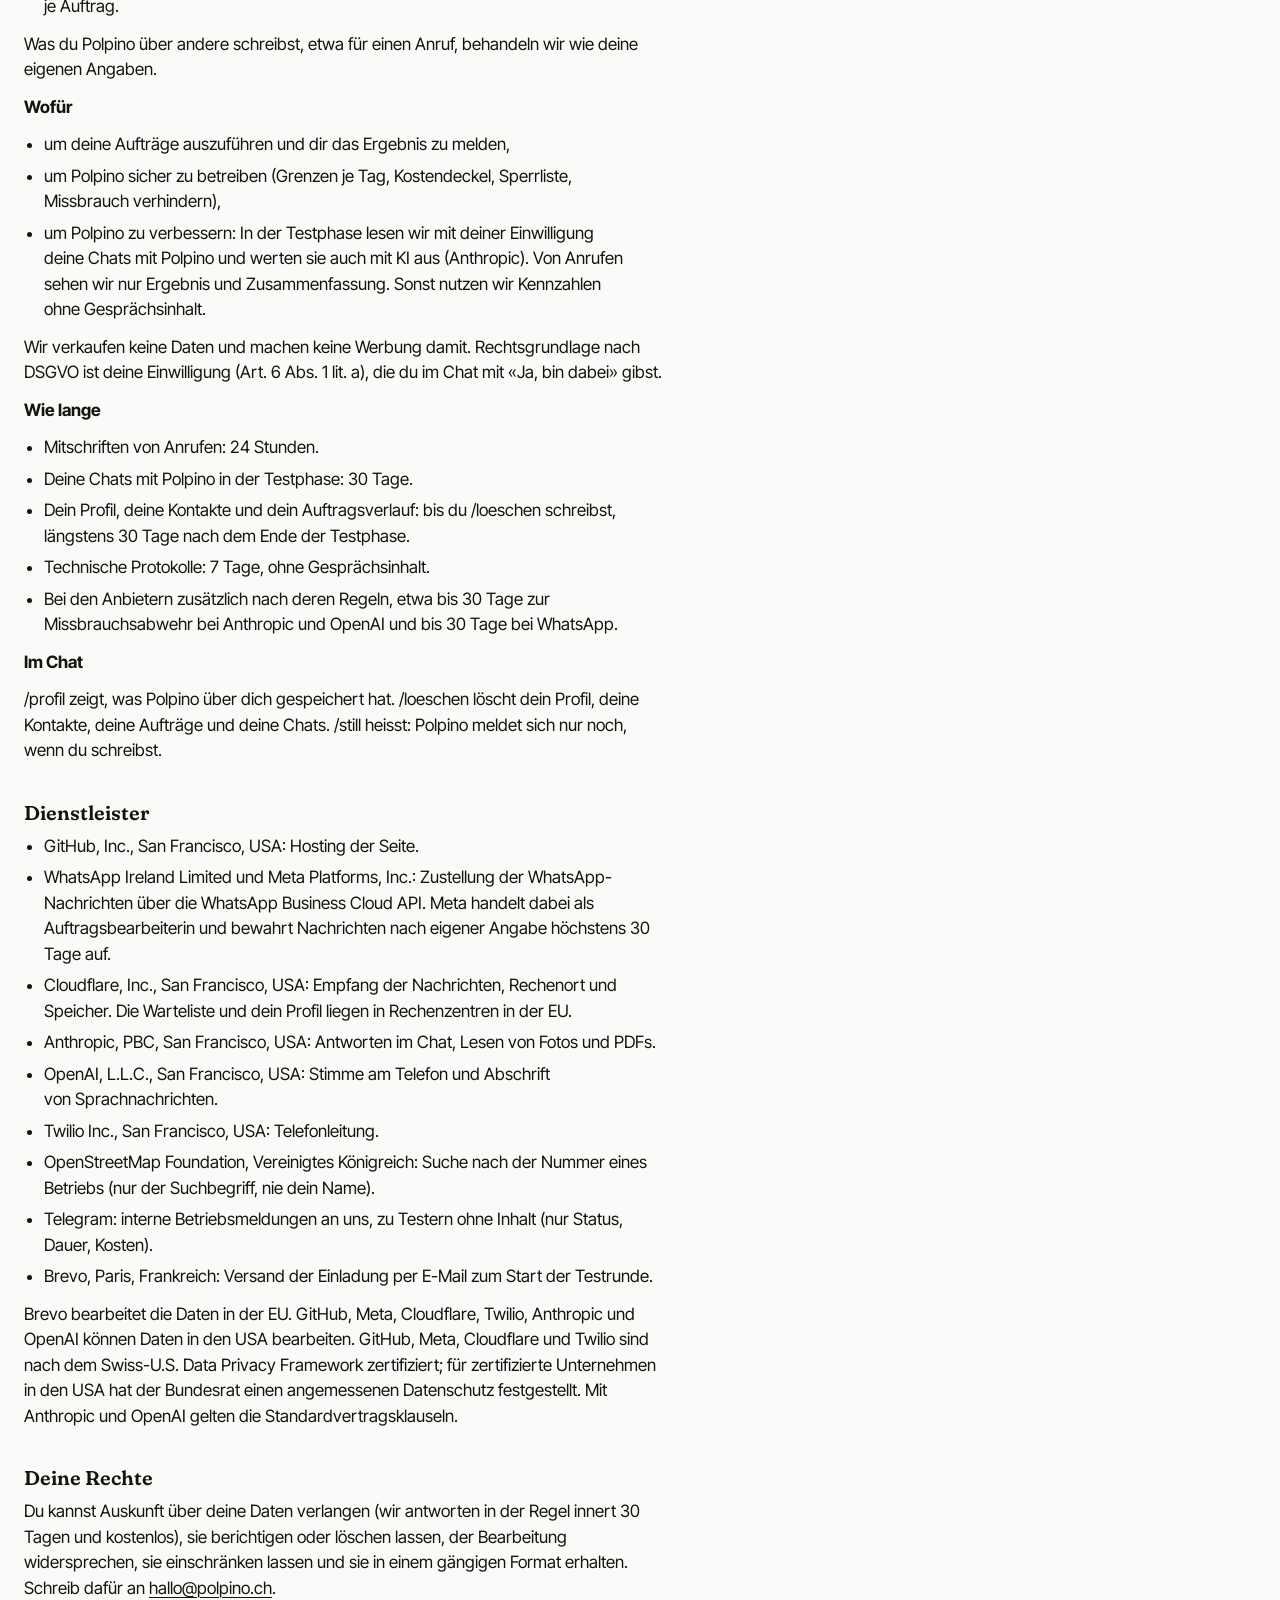
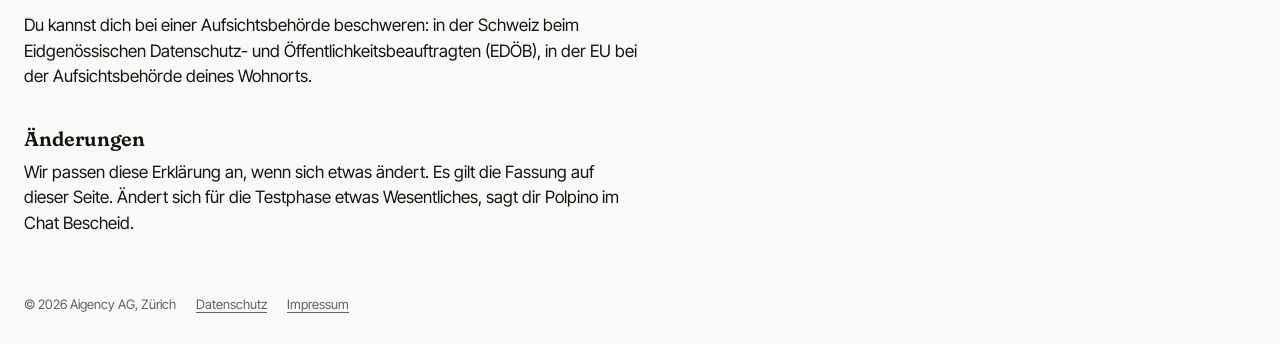
<file: datenschutz.html>
<!doctype html>
<html lang="de-CH">
<head>
  <meta charset="utf-8">
  <meta name="robots" content="noindex, nofollow">
  <meta name="viewport" content="width=device-width, initial-scale=1">
  <title>Datenschutzerklärung | Polpino</title>
  <meta name="description" content="Wie die Aigency AG Personendaten auf polpino.ch, auf der Warteliste und in der Testphase von Polpino bearbeitet.">
  <link rel="canonical" href="https://polpino.ch/datenschutz.html">
  <meta name="theme-color" content="#FAFAF8">
  <link rel="icon" href="assets/img/favicon.svg" type="image/svg+xml">
  <link rel="icon" href="assets/img/favicon-32.png" sizes="32x32" type="image/png">
  <link rel="apple-touch-icon" href="assets/img/apple-touch-icon.png">
  <link rel="preload" href="assets/fonts/fraunces-soft-latin.woff2" as="font" type="font/woff2" crossorigin>
  <link rel="stylesheet" href="start/start.css">
</head>
<body>
  <a class="skip" href="#inhalt">Zum Inhalt</a>

  <header class="kopf">
    <div class="marke-zeile">
      <div class="figur" aria-hidden="true">
        <img src="assets/img/start/polpino-ruhe.webp" width="50" height="50" alt="">
      </div>
      <a class="marke" href="./" aria-label="Polpino, Startseite">polpino</a>
    </div>
  </header>

  <main id="inhalt" class="text-seite">
    <h1>Datenschutz&shy;erklärung</h1>
    <p>Stand: 28. November 2026. Diese Erklärung gilt für polpino.ch und polpino.de, für die Warteliste und für die Testphase von Polpino in WhatsApp. Sie richtet sich nach dem Schweizer Datenschutzgesetz (DSG) und, soweit anwendbar, nach der Datenschutz-Grundverordnung der EU (DSGVO).</p>

    <h2>Wer verantwortlich ist</h2>
    <address>Aigency AG, Seestrasse 25, 8002 Zürich, Schweiz<br>
      E-Mail: <a href="mailto:hallo@polpino.ch">hallo@polpino.ch</a></address>

    <h2>Beim Besuch der Seite</h2>
    <p>Die Seite liegt bei GitHub Pages (GitHub, Inc., USA). Beim Aufruf speichern deren Server technische Protokolle, etwa IP-Adresse, Datum und Uhrzeit, aufgerufene Seite und Browser. Das dient dem sicheren Betrieb. Rechtsgrundlage nach DSGVO ist unser berechtigtes Interesse an einem sicheren Betrieb (Art. 6 Abs. 1 lit. f).</p>
    <p>Wir setzen keine Cookies, keine Analyse- oder Werbewerkzeuge und keine eingebetteten Inhalte anderer Anbieter ein. Die Schriften liegen bei der Seite selbst.</p>

    <h2>Warteliste für die Testrunde</h2>
    <p>Wenn du Polpino in WhatsApp schreibst, um dich auf die Warteliste zu setzen, bearbeiten wir deine Handynummer, deinen WhatsApp-Profilnamen, den Namen und die E-Mail-Adresse, die du uns schickst, freiwillig dein Anliegen (wobei dir Polpino helfen soll), deine Nachrichten und den Zeitpunkt. Polpino antwortet automatisch und ohne künstliche Intelligenz. Wir nutzen diese Angaben, um die Gruppe für die Testrunde zusammenzustellen und dich zum Start per E-Mail einzuladen.</p>
    <p>Auf der Warteliste zu stehen heisst nicht, an der Testrunde teilzunehmen. Für die Teilnahme gelten eigene Bedingungen, die wir dir mit der Einladung schicken.</p>
    <p>Rechtsgrundlage nach DSGVO ist deine Einwilligung (Art. 6 Abs. 1 lit. a), die du mit deiner Nachricht gibst. Du kannst sie jederzeit widerrufen: Schreib Polpino «Stopp» oder eine Nachricht an <a href="mailto:hallo@polpino.ch">hallo@polpino.ch</a>. Dann löschen wir deinen Eintrag.</p>
    <p>Wir bewahren die Angaben auf, bis du dich abmeldest oder wir die Warteliste schliessen, längstens 24 Monate nach deiner Anmeldung.</p>


    <h2>Polpino in der Testphase</h2>
    <p>Wer zur Testphase eingeladen ist, gibt Polpino in WhatsApp Aufträge. Polpino ist eine KI. Polpino sucht wenn nötig im Netz, ruft nach deinem Ja bei Betrieben an und meldet dir das Ergebnis im Chat. Bevor es losgeht, fragt dich Polpino im Chat nach deinem Einverständnis.</p>

    <p><strong>Welche Daten wir bearbeiten</strong></p>
    <ul>
      <li>Von dir: Name, Handynummer, deine Nachrichten, Sprachnachrichten, Fotos und PDFs, deine Aufträge und deren Ergebnisse, Kontakte, die du Polpino schickst (Name, Nummer, Bezeichnung), deine Einstellungen und die Profilangaben, die du freigibst.</li>
      <li>Bei Anrufen: angerufener Betrieb und Nummer, Zeitpunkt, Dauer, Status und Ergebnis. Während des Gesprächs entsteht eine Mitschrift als Text. Ton nehmen wir nie auf.</li>
      <li>Wenn du einen Anruf an Polpino weitergibst: die Nummer der anrufenden Person und was sie Polpino sagt, damit Polpino dir im Chat davon berichten kann.</li>
      <li>Von Betrieben, die Polpino anruft: was sie im Gespräch sagen, soweit es zum Auftrag gehört.</li>
      <li>Für den Betrieb: technische Protokolle ohne Gesprächsinhalt und die Kosten je Auftrag.</li>
    </ul>
    <p>Was du Polpino über andere schreibst, etwa für einen Anruf, behandeln wir wie deine eigenen Angaben.</p>

    <p><strong>Wofür</strong></p>
    <ul>
      <li>um deine Aufträge auszuführen und dir das Ergebnis zu melden,</li>
      <li>um Polpino sicher zu betreiben (Grenzen je Tag, Kostendeckel, Sperrliste, Missbrauch verhindern),</li>
      <li>um Polpino zu verbessern: In der Testphase lesen wir mit deiner Einwilligung deine Chats mit Polpino und werten sie auch mit KI aus (Anthropic). Von Anrufen sehen wir nur Ergebnis und Zusammenfassung. Sonst nutzen wir Kennzahlen ohne Gesprächsinhalt.</li>
    </ul>
    <p>Wir verkaufen keine Daten und machen keine Werbung damit. Rechtsgrundlage nach DSGVO ist deine Einwilligung (Art. 6 Abs. 1 lit. a), die du im Chat mit «Ja, bin dabei» gibst.</p>

    <p><strong>Wie lange</strong></p>
    <ul>
      <li>Mitschriften von Anrufen: 24 Stunden.</li>
      <li>Deine Chats mit Polpino in der Testphase: 30 Tage.</li>
      <li>Dein Profil, deine Kontakte und dein Auftragsverlauf: bis du /loeschen schreibst, längstens 30 Tage nach dem Ende der Testphase.</li>
      <li>Technische Protokolle: 7 Tage, ohne Gesprächsinhalt.</li>
      <li>Bei den Anbietern zusätzlich nach deren Regeln, etwa bis 30 Tage zur Missbrauchsabwehr bei Anthropic und OpenAI und bis 30 Tage bei WhatsApp.</li>
    </ul>

    <p><strong>Im Chat</strong></p>
    <p>/profil zeigt, was Polpino über dich gespeichert hat. /loeschen löscht dein Profil, deine Kontakte, deine Aufträge und deine Chats. /still heisst: Polpino meldet sich nur noch, wenn du schreibst.</p>

    <h2>Dienstleister</h2>
    <ul>
      <li>GitHub, Inc., San Francisco, USA: Hosting der Seite.</li>
      <li>WhatsApp Ireland Limited und Meta Platforms, Inc.: Zustellung der WhatsApp-Nachrichten über die WhatsApp Business Cloud API. Meta handelt dabei als Auftragsbearbeiterin und bewahrt Nachrichten nach eigener Angabe höchstens 30 Tage auf.</li>
      <li>Cloudflare, Inc., San Francisco, USA: Empfang der Nachrichten, Rechenort und Speicher. Die Warteliste und dein Profil liegen in Rechenzentren in der EU.</li>
      <li>Anthropic, PBC, San Francisco, USA: Antworten im Chat, Lesen von Fotos und PDFs.</li>
      <li>OpenAI, L.L.C., San Francisco, USA: Stimme am Telefon und Abschrift von Sprachnachrichten.</li>
      <li>Twilio Inc., San Francisco, USA: Telefonleitung.</li>
      <li>OpenStreetMap Foundation, Vereinigtes Königreich: Suche nach der Nummer eines Betriebs (nur der Suchbegriff, nie dein Name).</li>
      <li>Telegram: interne Betriebsmeldungen an uns, zu Testern ohne Inhalt (nur Status, Dauer, Kosten).</li>
      <li>Brevo, Paris, Frankreich: Versand der Einladung per E-Mail zum Start der Testrunde.</li>
    </ul>
    <p>Brevo bearbeitet die Daten in der EU. GitHub, Meta, Cloudflare, Twilio, Anthropic und OpenAI können Daten in den USA bearbeiten. GitHub, Meta, Cloudflare und Twilio sind nach dem Swiss-U.S. Data Privacy Framework zertifiziert; für zertifizierte Unternehmen in den USA hat der Bundesrat einen angemessenen Datenschutz festgestellt. Mit Anthropic und OpenAI gelten die Standardvertragsklauseln.</p>

    <h2>Deine Rechte</h2>
    <p>Du kannst Auskunft über deine Daten verlangen (wir antworten in der Regel innert 30 Tagen und kostenlos), sie berichtigen oder löschen lassen, der Bearbeitung widersprechen, sie einschränken lassen und sie in einem gängigen Format erhalten. Schreib dafür an <a href="mailto:hallo@polpino.ch">hallo@polpino.ch</a>.</p>
    <p>Du kannst dich bei einer Aufsichtsbehörde beschweren: in der Schweiz beim Eidgenössischen Datenschutz- und Öffentlichkeitsbeauftragten (EDÖB), in der EU bei der Aufsichtsbehörde deines Wohnorts.</p>

    <h2>Änderungen</h2>
    <p>Wir passen diese Erklärung an, wenn sich etwas ändert. Es gilt die Fassung auf dieser Seite. Ändert sich für die Testphase etwas Wesentliches, sagt dir Polpino im Chat Bescheid.</p>
  </main>

  <footer class="fuss">
    <span>© 2026 Aigency AG, Zürich</span>
    <a href="datenschutz.html">Datenschutz</a>
    <a href="impressum.html">Impressum</a>
  </footer>
</body>
</html>
</file>
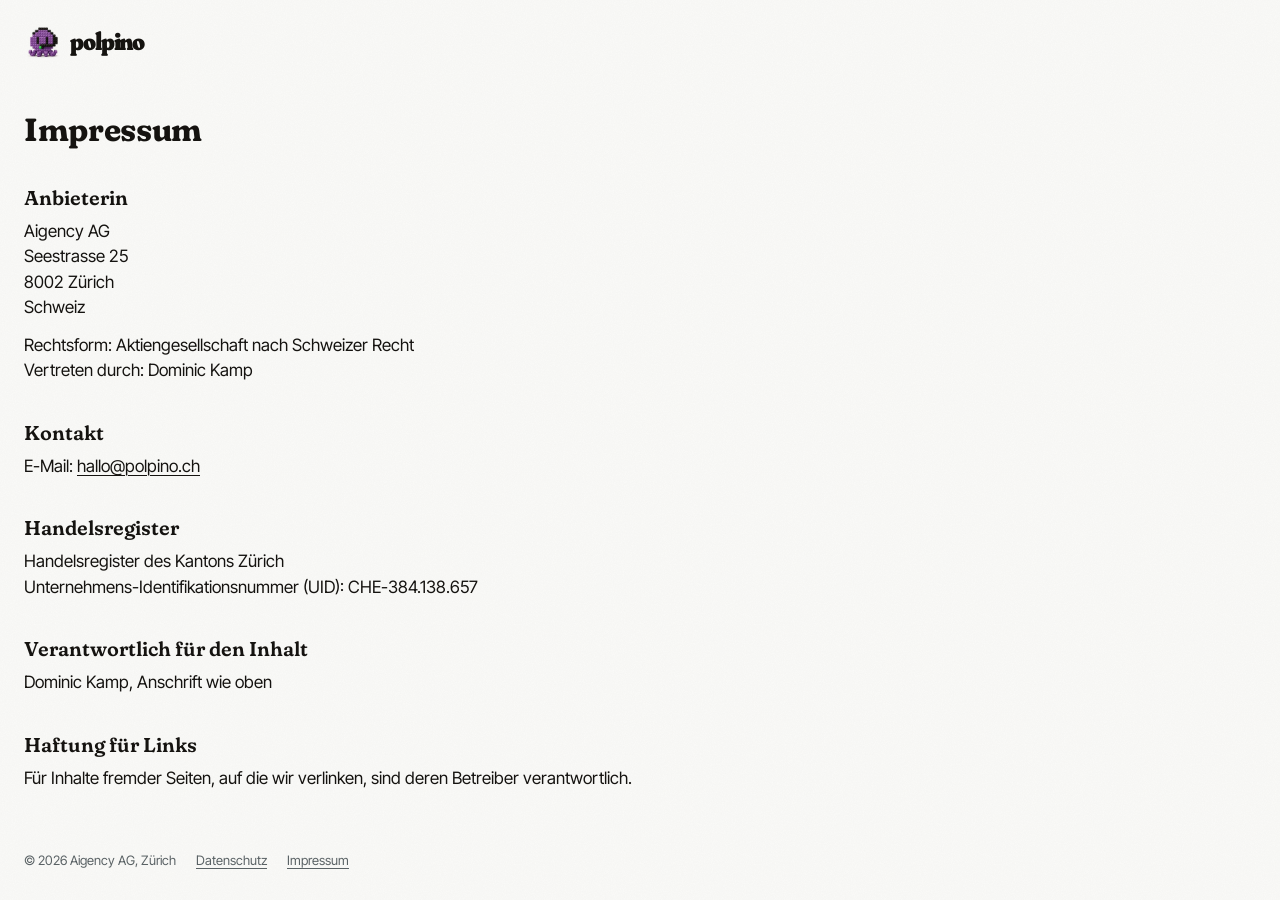
<file: impressum.html>
<!doctype html>
<html lang="de-CH">
<head>
  <meta charset="utf-8">
  <meta name="robots" content="noindex, nofollow">
  <meta name="viewport" content="width=device-width, initial-scale=1">
  <title>Impressum | Polpino</title>
  <meta name="description" content="Anbieterin von Polpino: Aigency AG, Seestrasse 25, 8002 Zürich.">
  <link rel="canonical" href="https://polpino.ch/impressum.html">
  <meta name="theme-color" content="#FAFAF8">
  <link rel="icon" href="assets/img/favicon.svg" type="image/svg+xml">
  <link rel="icon" href="assets/img/favicon-32.png" sizes="32x32" type="image/png">
  <link rel="apple-touch-icon" href="assets/img/apple-touch-icon.png">
  <link rel="preload" href="assets/fonts/fraunces-soft-latin.woff2" as="font" type="font/woff2" crossorigin>
  <link rel="stylesheet" href="start/start.css">
</head>
<body>
  <a class="skip" href="#inhalt">Zum Inhalt</a>

  <header class="kopf">
    <div class="marke-zeile">
      <div class="figur" aria-hidden="true">
        <img src="assets/img/start/polpino-ruhe.webp" width="50" height="50" alt="">
      </div>
      <a class="marke" href="./" aria-label="Polpino, Startseite">polpino</a>
    </div>
  </header>

  <main id="inhalt" class="text-seite">
    <h1>Impressum</h1>
    <h2>Anbieterin</h2>
    <address>Aigency AG<br>Seestrasse 25<br>8002 Zürich<br>Schweiz</address>
    <p>Rechtsform: Aktiengesellschaft nach Schweizer Recht<br>Vertreten durch: Dominic Kamp</p>
    <h2>Kontakt</h2>
    <p>E-Mail: <a href="mailto:hallo@polpino.ch">hallo@polpino.ch</a></p>
    <h2>Handelsregister</h2>
    <p>Handelsregister des Kantons Zürich<br>Unternehmens-Identifikationsnummer (UID): CHE-384.138.657</p>
    <h2>Verantwortlich für den Inhalt</h2>
    <p>Dominic Kamp, Anschrift wie oben</p>
    <h2>Haftung für Links</h2>
    <p>Für Inhalte fremder Seiten, auf die wir verlinken, sind deren Betreiber verantwortlich.</p>
  </main>

  <footer class="fuss">
    <span>© 2026 Aigency AG, Zürich</span>
    <a href="datenschutz.html">Datenschutz</a>
    <a href="impressum.html">Impressum</a>
  </footer>
</body>
</html>
</file>
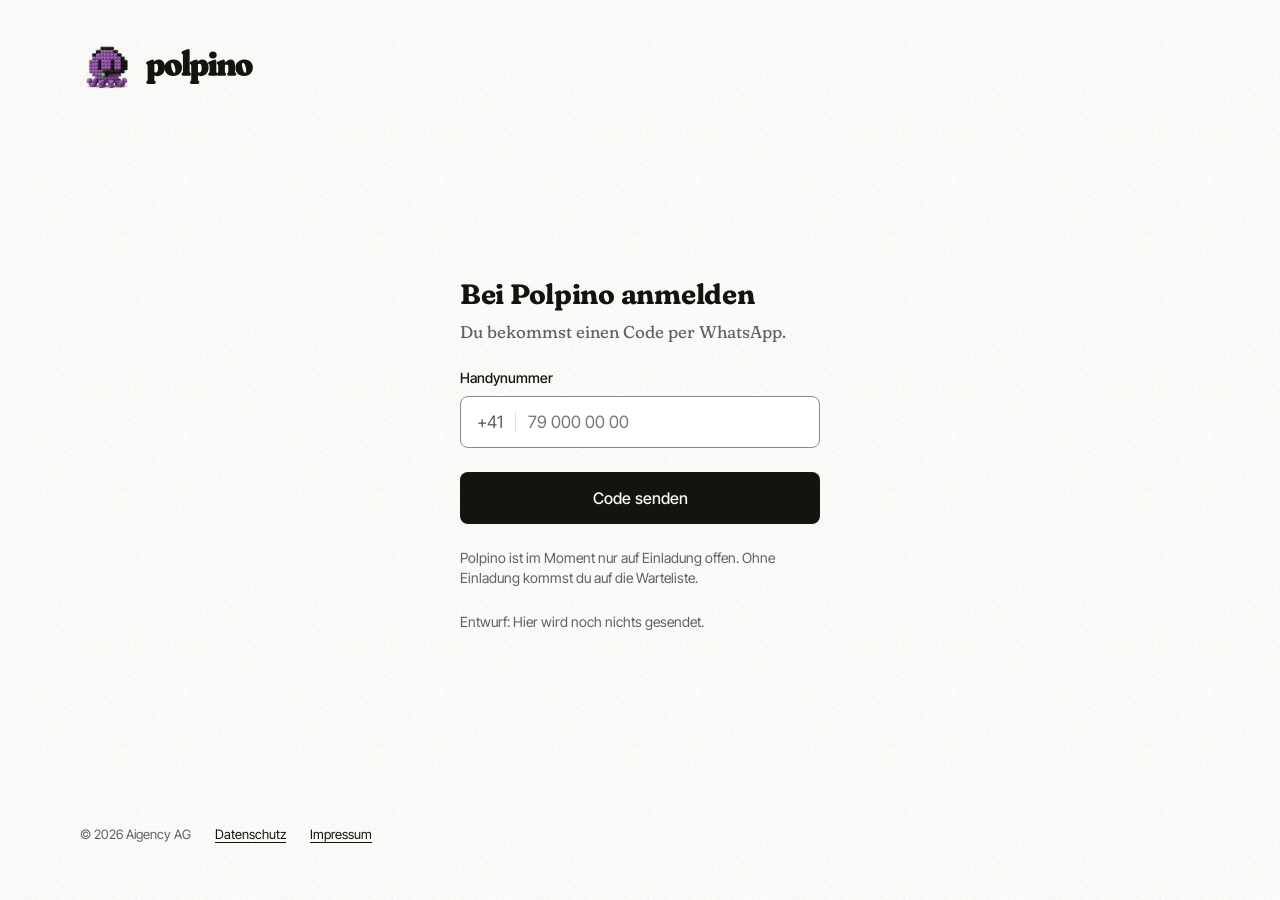
<file: entwurf/anmelden.html>
<!doctype html>
<html lang="de-CH">
<head>
  <meta charset="utf-8">
  <meta name="robots" content="noindex, nofollow">
  <meta name="viewport" content="width=device-width, initial-scale=1, viewport-fit=cover">
  <title>Bei Polpino anmelden (Entwurf)</title>
  <meta name="theme-color" content="#FAFAF8">
  <link rel="icon" href="../assets/img/favicon.svg" type="image/svg+xml">
  <link rel="icon" href="../assets/img/favicon-32.png" sizes="32x32" type="image/png">
  <link rel="apple-touch-icon" href="../assets/img/apple-touch-icon.png">
  <link rel="stylesheet" href="entwurf.css">
</head>
<body>
<div class="seite">
  <header class="kopf">
    <div class="marke-zeile">
      <div class="figur" aria-hidden="true">
        <picture>
          <source media="(prefers-reduced-motion: reduce)" srcset="img/polpino-ruhe.webp">
          <img class="schleife" src="img/polpino-schleife.webp" width="50" height="50" alt="">
        </picture>
      </div>
      <a class="marke" href="./" aria-label="Polpino Startseite"><img class="logo" src="img/polpino-logo.svg" alt="polpino" width="79" height="28"></a>
    </div>
  </header>

  <main class="anmeldung" id="inhalt">
    <form class="karte" onsubmit="return false">
      <div style="display: flex; flex-direction: column; gap: 8px">
        <h1>Bei Polpino anmelden</h1>
        <p class="satz" style="color: var(--leise)">Du bekommst einen Code per WhatsApp.</p>
      </div>
      <div style="display: flex; flex-direction: column; gap: 8px">
        <label for="nummer" style="font-size: 14px; line-height: 20px; font-weight: 500">Handynummer</label>
        <div class="feld"><span>+41</span><input id="nummer" type="tel" inputmode="tel" autocomplete="tel-national" placeholder="79 000 00 00"></div>
      </div>
      <button type="submit" class="knopf">Code senden</button>
      <p class="leise">Polpino ist im Moment nur auf Einladung offen. Ohne Einladung kommst du auf die Warteliste.</p>
      <p class="leise">Entwurf: Hier wird noch nichts gesendet.</p>
    </form>
  </main>

  <footer class="fuss">
    <span>© 2026 Aigency AG</span>
    <a href="../datenschutz.html">Datenschutz</a>
    <a href="../impressum.html">Impressum</a>
  </footer>
</div>
</body>
</html>
</file>
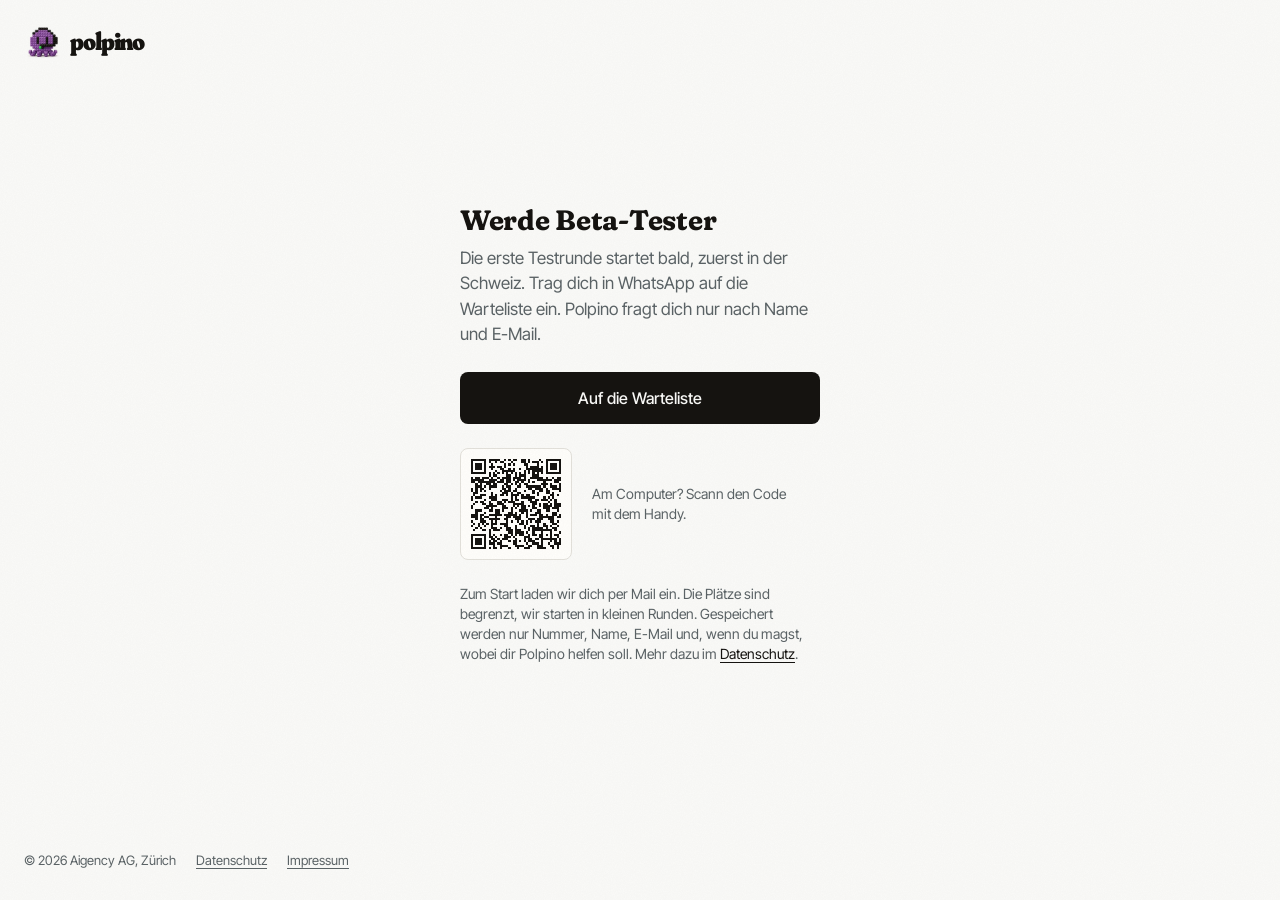
<file: start/anmelden.html>
<!doctype html>
<html lang="de-CH">
<head>
  <meta charset="utf-8">
  <meta name="robots" content="noindex">
  <title>Polpino</title>
  <meta http-equiv="refresh" content="0; url=../beta.html">
  <link rel="canonical" href="https://polpino.ch/">
</head>
<body><p><a href="../beta.html">Weiter zu Polpino</a></p></body>
</html>
</file>
<file: start/seite.css>
/* Polpino Startseite «acht Arme» (aus dem Entwurf vom 24.11.2026 übernommen). Quelle: Mockup «acht Arme» (Handy und Desktop), von Dominic abgenommen.
   Überarbeitung 28.11.2026: Handy bleibt One-Screen mit Origami-Overlay; drei Schritte und Bühne nur am Desktop, Knopf am Desktop oben, am Handy unten.
   Handy-Muster unter 900 px (Raster 4 × 2, Origami-Overlay), Desktop ab 900 px (Reihe mit Dock-Effekt, Bühne darunter). */
@font-face { font-family: "Fraunces Soft"; font-style: normal; font-weight: 400 900; font-display: swap; src: url("../assets/fonts/fraunces-soft-latin.woff2") format("woff2-variations"); }
@font-face { font-family: "Fraunces Soft"; font-style: italic; font-weight: 600 900; font-display: swap; src: url("../assets/fonts/fraunces-italic.woff2") format("woff2-variations"); }
@font-face { font-family: "Inter Tight"; font-style: normal; font-weight: 100 900; font-display: swap; src: url("../assets/fonts/inter-tight-latin-wght-normal.woff2") format("woff2-variations"); }

:root {
  --tinte: #151310; --leise: #5B6366; --rauchblau: #3D5A6D; --seegruen: #335754; --lila: #8C5DA7; --linie: #E3E1DB;
  --papier: #FAFAF8; --karte: #FFF;
  --schirm: #F1F0EC; --blase-du: #DCEDE6; --chat-bild: #EFE7F4; --status: #E4EDE9; --lampe: #2BE05C; --funke: #F5C542; --feldrand: #878A89;
  --blase-hell: #E3EAEE; --zeile-grau: #C9C7C0;
  --serif: "Fraunces Soft", Georgia, serif; --sans: "Inter Tight", system-ui, sans-serif;
}
*, *::before, *::after { box-sizing: border-box; }
html { -webkit-text-size-adjust: 100%; overflow-x: clip; }
body, .seite { background: var(--papier) url("img/papier.webp") repeat; background-size: 256px 256px; }
body { margin: 0; overflow-x: clip; color: var(--tinte); font-family: var(--sans); }
a { color: var(--tinte); }
a:hover { color: var(--rauchblau); }
.skip { position: absolute; left: 16px; top: -60px; z-index: 60; padding: 8px 16px; border-radius: 4px; background: var(--tinte); color: var(--papier); }
.skip:focus { top: 16px; }
.skip:hover { color: var(--papier); }
.sr { position: absolute; width: 1px; height: 1px; overflow: hidden; clip: rect(0 0 0 0); white-space: nowrap; }

/* .seite ist durch container-type ein Stapelkontext und trägt darum die Textur selbst (deckungsgleich mit body, beginnt bei 0,0):
   nur so multipliziert die Krake mit dem Papier statt mit Transparenz. */
.seite { container-type: inline-size; position: relative; min-height: 100vh; min-height: 100dvh; padding: 28px 24px 32px; display: flex; flex-direction: column; gap: 22px; }

/* Kopf mit Figur und Wortmarke. Die ganze Markenzeile wird gezoomt, damit Auftritt-Clip und Wortmarke deckungsgleich bleiben. */
.kopf { position: relative; display: flex; justify-content: space-between; align-items: center; gap: 16px; }
.marke-zeile { position: relative; display: flex; align-items: center; min-height: 44px; zoom: 1.25; }
.figur { position: relative; flex: none; width: 46px; height: 34px; pointer-events: none; }
.figur img { position: absolute; right: 2px; top: -8px; width: 50px; height: 50px; max-width: none; mix-blend-mode: multiply; }
.marke { position: relative; display: block; padding: 4px 0; }
.marke .logo { display: block; height: 28px; width: auto; }
.marke .auftritt { position: absolute; left: -130px; top: -7px; width: 214px; height: 50px; max-width: none; mix-blend-mode: multiply; pointer-events: none; opacity: 0; }
/* Sicherheitsnetz: Bis entwurf.js die Klasse bewegt setzt, ist die Figur verdeckt, damit nichts aufblitzt.
   Kommt das Skript nicht, wird sie nach spätestens 3 s ruhig sichtbar. */
@keyframes verdeckt { from, to { width: 0; opacity: 0; } }
@media (prefers-reduced-motion: no-preference) { .figur[data-auftritt] { animation: verdeckt 3s step-end; } }
html.bewegt .figur { width: 0; animation: none; }
html.bewegt .figur .schleife { opacity: 0; }
html.lauf .figur, html.ruhe .figur { width: 46px; }
html.lauf .marke .logo { opacity: 0; }
html.lauf .marke .auftritt { opacity: 1; }
.konto { display: flex; gap: 24px; font-size: 15px; line-height: 20px; font-weight: 500; }
.konto a { display: inline-block; padding: 12px 0; text-underline-offset: 3px; }
/* Herkunft rechts im Kopf: Schweizerfahne nach Wappenschutzgesetz, Anhang 2 (Feld 32, Kreuz 20, Arme 6 breit und 7 lang, Rot #FF0000).
   Bewusst klein und das einzige Rot der Seite. Nie an der Figur, nie in der Wortmarke, nie als Wappen im Dreieckschild. */
.herkunft { flex: none; display: inline-flex; align-items: center; gap: 8px; margin: 0; font-size: 13px; line-height: 20px; color: var(--leise); white-space: nowrap; }
.herkunft .kreuz { flex: none; display: block; width: 14px; height: 14px; }

/* Inhalt, Handy-Muster: eine Spalte, Blockabstand 22 px, höchstens 560 px breit */
.inhalt { display: flex; flex-direction: column; gap: 22px; max-width: 560px; }
.titel { margin: 0; font-family: var(--serif); font-weight: 800; font-size: 31px; line-height: 1.1; letter-spacing: -0.01em; text-wrap: balance; }
.titel em { font-style: italic; font-weight: 700; color: var(--rauchblau); }
.linie { height: 2px; background: var(--tinte); transform-origin: 0 50%; }
.satz { margin: 0; font-family: var(--serif); font-size: 17px; line-height: 1.42; text-wrap: pretty; }
.frage-zeile { display: flex; flex-direction: column; gap: 4px; }
.frage { margin: 0; font-family: var(--serif); font-weight: 700; font-size: 19px; line-height: 1.25; }
.tipp { margin: 0; font-size: 13px; line-height: 20px; color: var(--leise); }
.nur-desktop { display: none; }
/* Am Handy ausgeblendet, damit unten Platz bleibt (Entscheid Dominic 24.11.2026); am Desktop sichtbar */
.steuer { display: none; margin: 0; font-family: var(--serif); font-style: italic; font-weight: 600; font-size: 17px; line-height: 1.35; color: var(--rauchblau); }
.weiter { align-self: flex-start; display: inline-flex; align-items: center; gap: 10px; min-height: 44px; font-family: var(--serif); font-weight: 700; font-size: 18px; text-decoration: underline; text-decoration-color: var(--lila); text-decoration-thickness: 2px; text-underline-offset: 6px; }
.weiter svg { flex: none; }
.buehne, .trenn { display: none; }
.weiter-oben, .schritte { display: none; }

/* Bühne und drei Schritte: Grundwerte, sichtbar nur am Desktop (Handy bleibt One-Screen, Beispiele im Origami-Overlay) */
.buehne-text { display: flex; flex-direction: column; gap: 4px; min-width: 0; }
.buehne-titel { margin: 0; font-family: var(--serif); font-weight: 800; font-size: 24px; line-height: 1.15; }
.buehne-unter { margin: 0; font-size: 15px; line-height: 21px; color: var(--leise); }
.buehne-chat { display: flex; flex-direction: column; gap: 8px; min-width: 0; }
.kurz-blase { align-self: flex-start; max-width: 86%; margin: 0; padding: 8px 12px; border: 1px solid var(--linie); border-radius: 8px; background: var(--karte); font-size: 15px; line-height: 21px; }
.kurz-du { align-self: flex-end; background: var(--blase-hell); }
.kurz-anhang { display: block; font-size: 13px; line-height: 18px; color: var(--leise); }
.kurz-status { align-self: flex-start; display: flex; align-items: center; gap: 8px; margin: 0; font-size: 13px; line-height: 20px; color: var(--leise); }
.kurz-punkt { flex: none; width: 8px; height: 8px; border-radius: 999px; background: var(--lampe); animation: puls 1s ease-in-out infinite; }
.kurz-punkt.fertig { background: var(--seegruen); animation: none; }
.rein { animation: rein .35s ease-out both; }

/* So einfach geht's: drei Schritte, Ziffern im Kreis */
.schritt-liste { margin: 0; padding: 0; list-style: none; counter-reset: schritt; display: flex; flex-direction: column; gap: 16px; }
.schritt-liste li { counter-increment: schritt; position: relative; padding-left: 42px; font-size: 15px; line-height: 21px; color: var(--leise); }
.schritt-liste li::before { content: counter(schritt); position: absolute; left: 0; top: 0; width: 28px; height: 28px; border: 1.5px solid var(--rauchblau); border-radius: 999px; font-family: var(--serif); font-weight: 700; font-size: 15px; line-height: 25px; text-align: center; color: var(--rauchblau); }
.schritt-liste b { display: block; margin-bottom: 2px; font-family: var(--serif); font-weight: 700; font-size: 18px; line-height: 26px; color: var(--tinte); }

/* Die acht Arme, Handy: Raster 4 × 2 */
.reihe { display: grid; grid-template-columns: repeat(4, minmax(0, 1fr)); gap: 12px 4px; }
.arm { display: flex; flex-direction: column; align-items: center; gap: 4px; min-width: 0; padding: 6px 0 4px; margin: 0; background: none; border: 0; border-radius: 8px; cursor: pointer; font: inherit; color: var(--tinte); }
.arm:focus-visible { outline: 2px solid var(--lila); outline-offset: 2px; }
.arm-bild { display: block; transform-origin: 50% 100%; }
.arm img { display: block; width: 64px; height: 64px; transform-origin: 50% 100%; transition: transform .2s; }
.arm:active img { transform: scale(.92); }
.arm-name { font-size: 12px; line-height: 16px; text-align: center; }

/* Text blendet weich ein */
@keyframes ein { from { opacity: 0; transform: translateY(4px); } to { opacity: 1; transform: none; } }
html.bewegt .inhalt { animation: ein .7s ease-out backwards; }
@keyframes linie { from { transform: scaleX(0); } to { transform: scaleX(1); } }
html.bewegt .linie { animation: linie .7s cubic-bezier(.3, .7, .3, 1) .15s both; }

/* Fuss: Zeilen 20 px, Links mit 12 px Polster für 44 px Tippfläche */
.fuss { display: flex; flex-wrap: wrap; align-items: center; gap: 0 20px; font-size: 13px; line-height: 20px; color: var(--leise); }
.fuss span, .fuss a { display: inline-block; padding: 12px 0; text-underline-offset: 3px; }

/* Desktop ab 900 px: Inhalt höchstens 1'120 px mittig, Reihe mit Dock-Effekt, Bühne statt Overlay */
@media (min-width: 900px) {
  .seite { padding: 36px clamp(24px, 5vw, 72px) 44px; gap: 32px; }
  .kopf, .inhalt, .fuss { width: 100%; max-width: 1120px; margin-inline: auto; }
  .marke-zeile { zoom: 1.4; }
  .herkunft { font-size: 14px; }
  .herkunft .kreuz { width: 16px; height: 16px; }
  .nur-handy { display: none; }
  .nur-desktop { display: inline; }

  /* Drei Spalten wie die Flex-Verteilung im Mockup bei 1'120 px: Titel 618 | Satz 438, unten kursive Zeile 475 | Satz 581 */
  .inhalt { display: grid; grid-template-columns: minmax(0, 475fr) minmax(0, 79fr) minmax(0, 438fr); column-gap: 64px; row-gap: 0;
    grid-template-areas: "titel titel satz" "titel titel weiter" "linie linie linie" "frage frage frage" "reihe reihe reihe" "buehne buehne buehne" "schritte schritte schritte" "trenn trenn trenn" "steuer satz2 satz2"; }
  .titel { grid-area: titel; align-self: end; font-size: clamp(38px, 4.4vw, 54px); line-height: 1.05; text-wrap: wrap; }
  .satz-eins { grid-area: satz; align-self: end; font-size: 21px; line-height: 1.35; }
  .weiter-oben { display: inline-flex; grid-area: weiter; align-self: end; margin-top: 12px; font-size: 20px; }
  .weiter-unten { display: none; }
  .linie { grid-area: linie; margin-top: 32px; }
  .frage-zeile { grid-area: frage; margin-top: 32px; flex-direction: row; flex-wrap: wrap; align-items: baseline; justify-content: space-between; gap: 4px 24px; }
  .frage { font-size: 28px; line-height: 1.2; }
  .tipp { font-size: 14px; }
  .reihe { grid-area: reihe; margin-top: 12px; padding-top: 30px; grid-template-columns: repeat(8, minmax(0, 1fr)); gap: 8px; }
  .arm { gap: 6px; }
  .arm img { width: 88px; height: 88px; transition: transform .25s cubic-bezier(.3, .7, .2, 1); }
  .arm-name { font-size: 14px; line-height: 20px; color: var(--leise); }
  .arm[aria-pressed="true"] .arm-name { font-weight: 600; color: var(--tinte); }
  /* Gewählt 112 %, sonst 90 %; unter der Maus zusätzlich 116 %, Nachbarn 107 % (Dock), Ursprung Unterkante */
  html.js .arm-bild { transform: scale(.9); transition: transform .25s cubic-bezier(.3, .7, .2, 1); }
  html.js .arm[aria-pressed="true"] .arm-bild { transform: scale(1.12); }
  .arm:active img { transform: none; }
  .arm:hover img { transform: scale(1.16); }
  .arm:hover + .arm img, .arm:has(+ .arm:hover) img { transform: scale(1.07); }
  .satz-zwei { grid-area: satz2; margin-top: 24px; font-size: 19px; line-height: 1.4; }
  .steuer { grid-area: steuer; display: block; margin-top: 24px; font-size: 26px; line-height: 1.25; }

  /* Bühne: links Arm und Titel, rechts der Kurz-Chat; feste Mindesthöhe, damit nichts springt */
  html.js .buehne { grid-area: buehne; margin-top: 32px; display: flex; flex-direction: row; flex-wrap: wrap; align-items: flex-start; gap: 20px 64px; min-height: 216px; padding-top: 28px; }
  /* Unter 1'100 px ist die Chatspalte schmaler, die längste Ergebnisblase (Arm 3) braucht dann mehr Höhe */
  @media (max-width: 1099.98px) { html.js .buehne { min-height: 240px; } }
  .trenn { grid-area: trenn; display: block; margin-top: 32px; height: 1px; background: var(--linie); }
  .buehne-text { flex: 1 1 320px; gap: 6px; }
  .buehne { border-top: 1px solid var(--linie); }
  .buehne .arm-zahl { font-size: 13px; line-height: 18px; }
  .buehne-titel { font-size: 36px; line-height: 1.1; }
  .buehne-unter { font-size: 19px; line-height: 28px; }
  .buehne-chat { flex: 1.3 1 380px; max-width: 520px; gap: 10px; }
  .kurz-blase { max-width: 82%; padding: 9px 14px; font-size: 16px; line-height: 23px; }
  .kurz-status { font-size: 14px; }

  /* Drei Schritte nebeneinander */
  .schritte { grid-area: schritte; display: flex; flex-direction: column; margin-top: 32px; padding-top: 28px; gap: 20px; border-top: 1px solid var(--linie); }
  .schritt-liste { display: grid; grid-template-columns: repeat(3, minmax(0, 1fr)); gap: 40px; }
  .schritt-liste li { padding-left: 46px; font-size: 16px; line-height: 24px; }
  .schritt-liste li::before { width: 32px; height: 32px; font-size: 17px; line-height: 29px; }
  .schritt-liste b { font-size: 20px; line-height: 28px; }

  .fuss { gap: 6px 24px; }
}
@keyframes rein { from { opacity: 0; transform: translateY(6px); } to { opacity: 1; transform: none; } }

/* Zähler «Arm 1 von 8» (Overlay und Bühne) */
.arm-zahl { margin: 0; font-size: 12px; line-height: 16px; font-weight: 500; letter-spacing: 0.08em; text-transform: uppercase; color: var(--leise); }

/* Overlay mit Papierhandy (Handy-Muster) */
/* Handy nie unter 80 % (461.6 px), der Rest scrollt im Overlay */
.ueber { --h: max(461.6px, min(577px, calc(100vh - 32px), calc((100vw - 32px) * 577 / 300))); position: fixed; inset: 0; z-index: 50; display: flex; overflow: auto; overscroll-behavior: contain; padding: 16px; }
/* Grund auf ::before (ohne backdrop-filter, der in Safari flimmert); .ueber bleibt so auch kein Bezugsrahmen für fixed */
.ueber::before { content: ""; position: fixed; inset: 0; z-index: -1; background: color-mix(in srgb, var(--papier) 95%, transparent); }
.ueber[hidden] { display: none; }
@keyframes auf { from { opacity: 0; transform: translateY(8px); } to { opacity: 1; transform: none; } }
.auf { animation: auf .35s ease-out both; }
@supports (height: 100dvh) { .ueber { --h: max(461.6px, min(577px, calc(100dvh - 32px), calc((100vw - 32px) * 577 / 300))); } }
.ueber-rahmen { margin: auto; display: flex; flex-direction: column; align-items: flex-end; }
/* Titelzeile über dem Handy, linksbündig zur Handybreite */
.ueber-titel { align-self: stretch; width: calc(var(--h) * 300 / 577); margin-bottom: 18px; display: flex; flex-direction: column; gap: 2px; }
.ueber-name { margin: 0; font-family: var(--serif); font-weight: 700; font-size: 24px; line-height: 1.15; }
.ueber-unter { margin: 0; font-size: 15px; line-height: 21px; color: var(--leise); }
.handy { position: relative; flex: none; height: var(--h); aspect-ratio: 300 / 577; }
/* handy.webp enthält den Schatten (0 18px 28px Tinte 16 %, 0 3px 6px Tinte 10 %) mit Rand 32/48/72/48 px; kein filter mehr,
   der in Safari bei jeder neuen Blase flimmert. Als border-image mit outset: der Schatten ragt über die Box hinaus,
   ohne das Overlay scrollbar zu machen (ink overflow). */
.handy-innen { position: absolute; left: 0; top: 0; width: 300px; height: 577px; transform: scale(var(--s, 1)); transform-origin: 0 0; border-image: url("img/handy.webp") 0 fill / 0 / 32px 48px 72px 48px stretch; }
.schirm { position: absolute; left: 23px; top: 53px; width: 254px; height: 479px; overflow: hidden; display: flex; flex-direction: column; background: var(--schirm); }
.chat-kopf { display: flex; align-items: center; gap: 9px; padding: 9px 12px; background: var(--karte); border-bottom: 1px solid var(--linie); }
.chat-bild { width: 30px; height: 30px; border-radius: 999px; background: var(--chat-bild); display: flex; align-items: center; justify-content: center; flex: none; }
.chat-bild img { width: 24px; height: 24px; display: block; }
.chat-name { display: flex; flex-direction: column; font-size: 13.5px; line-height: 16px; font-weight: 600; }
.chat-name span { font-size: 11px; line-height: 14px; font-weight: 400; color: var(--leise); }
.verlauf { flex-grow: 1; display: flex; flex-direction: column; gap: 7px; padding: 12px 10px; font-size: 12.5px; line-height: 17px; }
.blase { max-width: 84%; border-radius: 10px; padding: 7px 10px 5px; margin: 0; }
.blase-du { align-self: flex-end; background: var(--blase-du); }
.blase-p { align-self: flex-start; background: var(--karte); }
.zeit { display: block; text-align: right; font-size: 10px; line-height: 13px; color: var(--leise); }
.status { align-self: center; display: flex; align-items: center; gap: 6px; padding: 3px 10px; border-radius: 999px; background: var(--status); color: var(--seegruen); font-size: 11px; line-height: 15px; }
@keyframes puls { 0%, 100% { opacity: 1; } 50% { opacity: .3; } }
.lampe { width: 7px; height: 7px; border-radius: 2px; background: var(--lampe); display: block; animation: puls 1s ease-in-out infinite; }
.kalender { align-self: flex-start; max-width: 92%; display: flex; align-items: center; gap: 8px; background: var(--karte); border-radius: 10px; padding: 7px 10px; }
.kalender svg { flex: none; color: var(--rauchblau); }
.kalender b { display: block; font-size: 11.5px; line-height: 15px; color: var(--seegruen); font-weight: 600; letter-spacing: 0; text-transform: none; }
.kalender span { font-size: 11.5px; line-height: 15px; }
.paletti { align-self: flex-start; position: relative; display: flex; align-items: center; gap: 6px; margin-top: 4px; animation-delay: .35s; }
.paletti img { width: 40px; height: 40px; display: block; }
.paletti strong { font-family: var(--serif); font-size: 17px; font-weight: 700; }
@keyframes funke { 0% { opacity: 0; transform: scale(.2); } 50% { opacity: 1; transform: scale(1.3); } 100% { opacity: 1; transform: scale(1); } }
.funke { position: absolute; background: var(--funke); animation: funke .5s ease-out both; }
/* Briefbild (Arm 8) aus CSS: weisses Kärtchen, rauchblauer Balken, drei graue Linien */
.brief { display: flex; flex-direction: column; gap: 5px; width: 128px; margin-bottom: 6px; padding: 10px; background: var(--karte); border: 1px solid var(--linie); border-radius: 4px; }
.brief span { display: block; height: 2px; background: var(--zeile-grau); }
.brief .brief-kopf { width: 46px; height: 3px; background: var(--rauchblau); }
.brief .brief-kurz { width: 70%; }
/* Frage mit zwei Knöpfen: nur Bild, sie tun nichts */
.rueckfrage { align-self: flex-start; max-width: 88%; display: flex; flex-direction: column; gap: 7px; margin: 0; padding: 7px 10px 9px; background: var(--karte); border-radius: 10px; }
.scheinknoepfe { display: flex; flex-wrap: wrap; gap: 6px; }
/* Kalender geprüft (Arm 1): leise Zeile vor dem Anruf */
.kalcheck { align-self: center; display: flex; align-items: center; gap: 6px; padding: 3px 10px; border-radius: 999px; background: var(--karte); border: 1px solid var(--linie); color: var(--seegruen); font-size: 11px; line-height: 15px; }
.status.hinweis { color: var(--rauchblau); background: var(--blase-hell); }
/* Anruf abgeben (Arm 5): Anrufbildschirm im Papierhandy, Ablehnen wird gedrückt. Kein Rot (CD), Ablehnen in Papier, Annehmen in Seegrün */
.anruf-schirm { position: absolute; inset: 0; z-index: 2; display: flex; flex-direction: column; align-items: center; gap: 4px; padding: 72px 16px 44px; background: var(--rauchblau); color: var(--papier); text-align: center; transition: opacity .35s ease, transform .35s ease; }
.anruf-schirm.weg { opacity: 0; transform: translateY(-14px); }
.anruf-klein { font-size: 11.5px; line-height: 15px; opacity: .8; }
.anruf-wer { margin: 4px 0 2px; font-family: var(--serif); font-weight: 700; font-size: 22px; line-height: 1.15; }
.anruf-knoepfe { margin-top: auto; display: flex; gap: 56px; }
.anruf-wahl { display: flex; flex-direction: column; align-items: center; gap: 8px; }
.anruf-knopf { position: relative; width: 54px; height: 54px; border-radius: 999px; display: flex; align-items: center; justify-content: center; transition: transform .2s ease; }
.anruf-knopf.ab { background: var(--papier); color: var(--tinte); }
.anruf-knopf.ab svg { transform: rotate(135deg); }
.anruf-knopf.an { background: var(--seegruen); color: var(--papier); animation: puls 1s ease-in-out infinite; }
.anruf-knopf.gedrueckt { transform: scale(.88); }
.anruf-knopf.gedrueckt::after { content: ""; position: absolute; inset: -8px; border: 2px solid var(--papier); border-radius: 999px; animation: tipp .5s ease-out both; }
@keyframes tipp { from { opacity: .9; transform: scale(.7); } to { opacity: 0; transform: scale(1.25); } }
/* Sprachnachricht (Arm 1): Play, Wellenform, Dauer */
.sprachblase { display: flex; flex-wrap: wrap; align-items: center; gap: 2px 8px; color: var(--seegruen); }
.sprachblase svg { flex: none; }
.sprachdauer { font-size: 11px; line-height: 14px; color: var(--leise); }
.sprachblase .zeit { flex-basis: 100%; }
.scheinknopf { border: 1px solid var(--rauchblau); border-radius: 999px; padding: 4px 12px; font-size: 11.5px; line-height: 15px; font-weight: 500; color: var(--rauchblau); }
.scheinknopf.ja { background: var(--rauchblau); color: var(--papier); }
.zu { position: fixed; z-index: 1; top: 16px; right: 16px; width: 44px; height: 44px; display: flex; align-items: center; justify-content: center; background: var(--karte); border: 1px solid var(--linie); border-radius: 999px; cursor: pointer; color: var(--tinte); }
/* Schmal: Schliessknopf über dem Handy statt in der Ecke */
@media (max-width: 479px) {
  .ueber { --h: max(461.6px, min(577px, calc(100vh - 88px), calc((100vw - 32px) * 577 / 300))); }
  @supports (height: 100dvh) { .ueber { --h: max(461.6px, min(577px, calc(100dvh - 88px), calc((100vw - 32px) * 577 / 300))); } }
  .zu { position: static; order: -1; margin-bottom: 12px; }
}

/* Anmeldung */
.anmeldung { flex-grow: 1; display: flex; align-items: center; justify-content: center; padding: 40px 0; }
.anmeldung .karte { width: 100%; max-width: 360px; display: flex; flex-direction: column; gap: 24px; }
.anmeldung h1 { margin: 0; font-family: var(--serif); font-size: 28px; line-height: 1.2; font-weight: 700; letter-spacing: -0.01em; }
.anmeldung .leise { margin: 0; font-size: 14px; line-height: 20px; color: var(--leise); }
.feld { display: flex; align-items: center; height: 52px; border: 1px solid var(--feldrand); border-radius: 8px; background: var(--karte); }
.feld span { padding: 0 12px 0 16px; font-size: 17px; color: var(--leise); border-right: 1px solid var(--linie); }
.feld input { flex-grow: 1; min-width: 0; height: 100%; padding: 0 16px 0 12px; border: 0; border-radius: 0 8px 8px 0; background: transparent; font: inherit; font-size: 17px; color: var(--tinte); }
.knopf { height: 52px; border: 0; border-radius: 8px; background: var(--tinte); color: var(--papier); font: inherit; font-size: 16px; font-weight: 500; cursor: pointer; }

@media (prefers-reduced-motion: reduce) {
  *, *::before, *::after { animation: none !important; transition: none !important; }
  .arm:hover img, .arm:hover + .arm img, .arm:has(+ .arm:hover) img, .arm:active img { transform: none; }
}
</file>
<file: start/start.css>
/* Hallmark · checked: 2026-11-23 · genre: editorial (inferred) · copy: verbatim
 * floor: 0 FAIL · fixed: 5 (7a, 10a, 34, 44d, 48) · structural: 3 printed (44c, 77, 79)
 * built: the project · redesign: polish · v2.0.0 */
/* Polpino Startseite, leise Fassung (Entwurf 23.11.2026). System: CD-Manual Polpino, Abschnitt «Lautstärke». */
@font-face {
  font-family: "Fraunces Soft";
  font-style: normal;
  font-weight: 400 900;
  font-display: swap;
  src: url("../assets/fonts/fraunces-soft-latin.woff2") format("woff2-variations");
}
@font-face {
  font-family: "Inter Tight";
  font-style: normal;
  font-weight: 100 900;
  font-display: swap;
  src: url("../assets/fonts/inter-tight-latin-wght-normal.woff2") format("woff2-variations");
}

:root {
  --papier: #FAFAF8;
  --flaeche: #F2F1ED;
  --linie: #E3E1DB;
  --strich: #B4B1A9;
  --rand: #878A89;
  --tinte: #151310;
  --tinte-leise: #5B6366;
  --rauchblau: #3D5A6D;
  --rauchblau-hell: #E3EAEE;
  --feld: #FFFEFB;
  --serif: "Fraunces Soft", Georgia, serif;
  --sans: "Inter Tight", system-ui, sans-serif;
  --satz: 19px;
}
@media (min-width: 720px) { :root { --satz: 21px; } }
@media (min-width: 1100px) { :root { --satz: 24px; } }

*, *::before, *::after { box-sizing: border-box; }

html {
  overflow-x: clip;
  background-color: var(--papier);
  -webkit-text-size-adjust: 100%;
}
body {
  min-height: 100vh;
  min-height: 100dvh;
  margin: 0;
  /* Inhalt ab 1488 px Breite mittig, damit er auf grossen Schirmen nicht am Rand klebt */
  padding: 20px max(24px, calc(50vw - 720px)) 16px;
  overflow-x: clip;
  display: flex;
  flex-direction: column;
  color: var(--tinte);
  background-color: var(--papier);
  font-family: var(--sans);
  font-size: 17px;
  line-height: 1.5;
  font-kerning: normal;
}
/* Papierfaser */
body::before {
  content: "";
  position: fixed;
  inset: 0;
  z-index: 5;
  pointer-events: none;
  opacity: 0.35;
  mix-blend-mode: multiply;
  background-image: url("data:image/svg+xml,%3Csvg xmlns='http://www.w3.org/2000/svg' width='240' height='240'%3E%3Cfilter id='f'%3E%3CfeTurbulence type='fractalNoise' baseFrequency='.9' numOctaves='3' stitchTiles='stitch'/%3E%3CfeColorMatrix values='0 0 0 0 .5 0 0 0 0 .49 0 0 0 0 .47 0 0 0 .22 0'/%3E%3C/filter%3E%3Crect width='240' height='240' filter='url(%23f)'/%3E%3C/svg%3E");
}

a { color: var(--tinte); text-decoration-thickness: 1px; text-underline-offset: 0.18em; }
a:hover { color: var(--rauchblau); }
a:active { color: var(--tinte-leise); }
:focus-visible { outline: 3px solid var(--rauchblau); outline-offset: 3px; border-radius: 4px; }

.skip {
  position: absolute;
  left: 16px;
  top: -60px;
  z-index: 10;
  padding: 8px 16px;
  border-radius: 4px;
  background: var(--tinte);
  color: var(--papier);
}
.skip:focus { top: 16px; }
.skip:hover { color: var(--papier); }

/* ---------- Kopf ---------- */
.kopf {
  display: flex;
  justify-content: space-between;
  align-items: center;
  gap: 16px;
}
.marke-zeile {
  display: flex;
  align-items: center;
  min-height: 44px;
}
.marke {
  display: block;
  padding: 8px 0;
  color: var(--tinte);
  font-family: var(--serif);
  font-weight: 900;
  font-variation-settings: "opsz" 144;
  font-size: 25px;
  line-height: 1.1;
  letter-spacing: -0.045em;
  text-decoration: none;
}
.marke:hover { color: var(--tinte); }

/* Polpino: so hoch wie der Schriftzug, mittig dazu. Das Bild ist 50 px gross, der Koerper darin rund 30 px. */
.figur {
  position: relative;
  flex: none;
  width: 46px;
  height: 34px;
  pointer-events: none;
}
.figur img {
  position: absolute;
  right: 2px;
  top: -8px;
  width: 50px;
  height: 50px;
  max-width: none;
  mix-blend-mode: multiply;
}
.figur .auftritt { opacity: 0; }
/* Auftritt: wartet, laeuft herein, schiebt die Wortmarke, dann uebernimmt die Schleife.
   Der Platz der Figur ist von Anfang an da; Wortmarke und Auftrittsbild stehen um ihn versetzt und gleiten zurueck. */
html.start .marke,
html.start .figur .auftritt { transform: translateX(-46px); }
html.start .figur .schleife { opacity: 0; }
html.start.lauf .figur .auftritt { opacity: 1; }
html.start.geschoben .marke,
html.start.geschoben .figur .auftritt { transform: none; transition: transform 1.6s cubic-bezier(0.4, 0, 0.3, 1); }

.konto {
  display: flex;
  gap: 24px;
  font-size: 14px;
  line-height: 20px;
}
.konto a { display: inline-block; padding: 12px 0; text-underline-offset: 3px; }
@media (max-width: 520px) { .konto .nur-breit { display: none; } }

/* ---------- Inhalt ---------- */
main {
  flex-grow: 1;
  margin-top: 48px;
  display: flex;
  flex-wrap: wrap;
  align-items: flex-end;
  align-content: flex-start;
  gap: 40px 96px;
}
.saetze {
  flex: 0 1 440px;
  min-width: 0;
  display: flex;
  flex-direction: column;
  gap: 1.1em;
  font-family: var(--serif);
  font-size: var(--satz);
  font-weight: 400;
  line-height: 1.35;
  letter-spacing: -0.005em;
}
.saetze h1, .saetze p { margin: 0; }
.saetze p { line-height: 1.35; text-wrap: pretty; }
.saetze h1 { font-size: inherit; line-height: inherit; font-weight: 500; letter-spacing: inherit; text-wrap: balance; }

.bsp {
  color: inherit;
  cursor: pointer;
  text-decoration: underline;
  text-decoration-thickness: 1px;
  text-underline-offset: 0.18em;
  text-decoration-color: var(--strich);
}
.bsp:hover, .bsp.offen { color: inherit; text-decoration-color: var(--tinte); }

.weiter {
  align-self: flex-start;
  display: inline-flex;
  align-items: center;
  gap: 8px;
  min-height: 44px;
  font-weight: 500;
}
.weiter svg { flex: none; }
@media (max-width: 350px) { .weiter { font-size: 17px; } }

/* ---------- Mini-Chat ---------- */
.chat-platz {
  flex: 0 1 320px;
  min-width: 0;
  min-height: 190px;
  display: flex;
  flex-direction: column;
  justify-content: flex-end;
}
.chat {
  display: flex;
  flex-direction: column;
  gap: 8px;
  padding: 16px;
  border: 1px solid var(--linie);
  border-radius: 8px;
  background: var(--flaeche);
  font-size: 15px;
  line-height: 21px;
}
.chat[hidden] { display: none; }
.chat-kopf { display: flex; align-items: center; gap: 8px; }
.chat-bild {
  flex: none;
  display: grid;
  place-items: center;
  width: 28px;
  height: 28px;
  border: 1px solid var(--linie);
  border-radius: 999px;
  background: var(--papier);
}
.chat-bild img { display: block; width: 18px; height: 18px; image-rendering: pixelated; }
.chat-name { display: flex; flex-direction: column; flex-grow: 1; font-weight: 500; line-height: 18px; }
.chat-name span, .chat-marke { font-size: 12px; font-weight: 400; line-height: 16px; color: var(--tinte-leise); }
.blase { max-width: 86%; margin: 0; padding: 8px 12px; border-radius: 8px; }
.blase-du { align-self: flex-end; background: var(--rauchblau-hell); }
.blase-polpino { align-self: flex-start; border: 1px solid var(--linie); background: var(--papier); }

/* ---------- Fuss ---------- */
.fuss {
  margin-top: 32px;
  display: flex;
  flex-wrap: wrap;
  align-items: center;
  gap: 0 20px;
  font-size: 13px;
  line-height: 16px;
  color: var(--tinte-leise);
}
.fuss span, .fuss a { display: inline-block; padding: 16px 0; }
.fuss a { color: var(--tinte-leise); text-underline-offset: 3px; }
.fuss a:hover { color: var(--tinte); }

/* ---------- Anmelden ---------- */
.mitte {
  flex-grow: 1;
  margin-top: 0;
  padding: 40px 0;
  align-items: center;
  align-content: center;
  justify-content: center;
}
.anmelden { width: 100%; max-width: 360px; display: flex; flex-direction: column; gap: 24px; }
.anmelden h1 {
  margin: 0 0 8px;
  font-family: var(--serif);
  font-weight: 700;
  font-size: 28px;
  line-height: 1.2;
  letter-spacing: -0.01em;
  text-wrap: balance;
}
.anmelden p { margin: 0; }
.anmelden .leise { color: var(--tinte-leise); }
.anmelden .klein { font-size: 14px; line-height: 20px; }
.feld { display: flex; flex-direction: column; gap: 8px; }
.feld label { font-size: 14px; line-height: 20px; font-weight: 500; }
.nummer {
  display: flex;
  align-items: center;
  height: 52px;
  border: 1px solid var(--rand);
  border-radius: 8px;
  background: var(--feld);
}
.nummer:focus-within { outline: 3px solid var(--rauchblau); outline-offset: 2px; }
.nummer span { padding: 0 12px 0 16px; border-right: 1px solid var(--linie); color: var(--tinte-leise); }
.nummer input {
  flex-grow: 1;
  min-width: 0;
  height: 100%;
  padding: 0 16px 0 12px;
  border: 0;
  border-radius: 0 8px 8px 0;
  background: transparent;
  color: var(--tinte);
  font: inherit;
}
.nummer input:focus { outline: none; }
.senden {
  display: flex;
  align-items: center;
  justify-content: center;
  height: 52px;
  text-decoration: none;
  border: 0;
  border-radius: 8px;
  background: var(--tinte);
  color: var(--papier);
  font: inherit;
  font-size: 16px;
  font-weight: 500;
  cursor: pointer;
}
.senden:hover { background: var(--rauchblau); color: var(--papier); }
.senden:active { color: var(--papier); }
.senden:active { background: var(--tinte-leise); }
.senden:disabled { background: var(--strich); cursor: default; }

/* QR-Code zum Chat, nur auf breiten Schirmen */
.qr { display: none; }
@media (min-width: 900px) and (hover: hover) {
  .qr { display: flex; align-items: center; gap: 20px; }
  .qr-bild { flex: none; width: 112px; height: 112px; padding: 10px; border: 1px solid var(--linie); border-radius: 8px; background: var(--feld); color: var(--tinte); }
  .qr p { max-width: 200px; }
}

/* ---------- Textseiten (Datenschutz, Impressum) ---------- */
.text-seite { display: block; max-width: 640px; }
.text-seite h1 {
  margin: 0 0 24px;
  font-family: var(--serif);
  font-weight: 700;
  font-size: 32px;
  line-height: 1.15;
  letter-spacing: -0.01em;
}
.text-seite h2 {
  margin: 36px 0 8px;
  font-family: var(--serif);
  font-weight: 600;
  font-size: 20px;
  line-height: 1.3;
}
.text-seite p, .text-seite ul, .text-seite address { margin: 0 0 12px; font-style: normal; text-wrap: pretty; }
.text-seite ul { padding-left: 20px; }
.text-seite li { margin-bottom: 6px; }

@media (prefers-reduced-motion: reduce) {
  html.start.geschoben .marke,
  html.start.geschoben .figur .auftritt { transition: none; }
}
</file>
<file: entwurf/entwurf.css>
/* Polpino Startseite, Entwurf «acht Arme» 24.11.2026. Quelle: Mockup «acht Arme» (Handy und Desktop), von Dominic abgenommen.
   Handy-Muster unter 900 px (Raster 4 × 2, Origami-Overlay), Desktop ab 900 px (Reihe mit Dock-Effekt, Bühne darunter). */
@font-face { font-family: "Fraunces Soft"; font-style: normal; font-weight: 400 900; font-display: swap; src: url("../assets/fonts/fraunces-soft-latin.woff2") format("woff2-variations"); }
@font-face { font-family: "Fraunces Soft"; font-style: italic; font-weight: 600 900; font-display: swap; src: url("fonts/fraunces-italic.woff2") format("woff2-variations"); }
@font-face { font-family: "Inter Tight"; font-style: normal; font-weight: 100 900; font-display: swap; src: url("../assets/fonts/inter-tight-latin-wght-normal.woff2") format("woff2-variations"); }

:root {
  --tinte: #151310; --leise: #5B6366; --rauchblau: #3D5A6D; --seegruen: #335754; --lila: #8C5DA7; --linie: #E3E1DB;
  --papier: #FAFAF8; --karte: #FFF;
  --schirm: #F1F0EC; --blase-du: #DCEDE6; --chat-bild: #EFE7F4; --status: #E4EDE9; --lampe: #2BE05C; --funke: #F5C542; --feldrand: #878A89;
  --blase-hell: #E3EAEE; --zeile-grau: #C9C7C0;
  --serif: "Fraunces Soft", Georgia, serif; --sans: "Inter Tight", system-ui, sans-serif;
}
*, *::before, *::after { box-sizing: border-box; }
html { -webkit-text-size-adjust: 100%; overflow-x: clip; }
body, .seite { background: var(--papier) url("img/papier.webp") repeat; background-size: 256px 256px; }
body { margin: 0; overflow-x: clip; color: var(--tinte); font-family: var(--sans); }
a { color: var(--tinte); }
a:hover { color: var(--rauchblau); }
.skip { position: absolute; left: 16px; top: -60px; z-index: 60; padding: 8px 16px; border-radius: 4px; background: var(--tinte); color: var(--papier); }
.skip:focus { top: 16px; }
.skip:hover { color: var(--papier); }
.sr { position: absolute; width: 1px; height: 1px; overflow: hidden; clip: rect(0 0 0 0); white-space: nowrap; }

/* .seite ist durch container-type ein Stapelkontext und trägt darum die Textur selbst (deckungsgleich mit body, beginnt bei 0,0):
   nur so multipliziert die Krake mit dem Papier statt mit Transparenz. */
.seite { container-type: inline-size; position: relative; min-height: 100vh; min-height: 100dvh; padding: 28px 24px 32px; display: flex; flex-direction: column; gap: 22px; }

/* Kopf mit Figur und Wortmarke. Die ganze Markenzeile wird gezoomt, damit Auftritt-Clip und Wortmarke deckungsgleich bleiben. */
.kopf { position: relative; display: flex; justify-content: space-between; align-items: center; gap: 16px; }
.marke-zeile { position: relative; display: flex; align-items: center; min-height: 44px; zoom: 1.25; }
.figur { position: relative; flex: none; width: 46px; height: 34px; pointer-events: none; }
.figur img { position: absolute; right: 2px; top: -8px; width: 50px; height: 50px; max-width: none; mix-blend-mode: multiply; }
.marke { position: relative; display: block; padding: 4px 0; }
.marke .logo { display: block; height: 28px; width: auto; }
.marke .auftritt { position: absolute; left: -130px; top: -7px; width: 214px; height: 50px; max-width: none; mix-blend-mode: multiply; pointer-events: none; opacity: 0; }
/* Sicherheitsnetz: Bis entwurf.js die Klasse bewegt setzt, ist die Figur verdeckt, damit nichts aufblitzt.
   Kommt das Skript nicht, wird sie nach spätestens 3 s ruhig sichtbar. */
@keyframes verdeckt { from, to { width: 0; opacity: 0; } }
@media (prefers-reduced-motion: no-preference) { .figur[data-auftritt] { animation: verdeckt 3s step-end; } }
html.bewegt .figur { width: 0; animation: none; }
html.bewegt .figur .schleife { opacity: 0; }
html.lauf .figur, html.ruhe .figur { width: 46px; }
html.lauf .marke .logo { opacity: 0; }
html.lauf .marke .auftritt { opacity: 1; }
.konto { display: flex; gap: 24px; font-size: 15px; line-height: 20px; font-weight: 500; }
.konto a { display: inline-block; padding: 12px 0; text-underline-offset: 3px; }

/* Inhalt, Handy-Muster: eine Spalte, Blockabstand 22 px, höchstens 560 px breit */
.inhalt { display: flex; flex-direction: column; gap: 22px; max-width: 560px; }
.titel { margin: 0; font-family: var(--serif); font-weight: 800; font-size: 31px; line-height: 1.1; letter-spacing: -0.01em; text-wrap: balance; }
.titel em { font-style: italic; font-weight: 700; color: var(--rauchblau); }
.linie { height: 2px; background: var(--tinte); transform-origin: 0 50%; }
.satz { margin: 0; font-family: var(--serif); font-size: 17px; line-height: 1.42; text-wrap: pretty; }
.frage-zeile { display: flex; flex-direction: column; gap: 4px; }
.frage { margin: 0; font-family: var(--serif); font-weight: 700; font-size: 19px; line-height: 1.25; }
.tipp { margin: 0; font-size: 13px; line-height: 20px; color: var(--leise); }
.nur-desktop { display: none; }
/* Am Handy ausgeblendet, damit unten Platz bleibt (Entscheid Dominic 24.11.2026); am Desktop sichtbar */
.steuer { display: none; margin: 0; font-family: var(--serif); font-style: italic; font-weight: 600; font-size: 17px; line-height: 1.35; color: var(--rauchblau); }
.weiter { align-self: flex-start; display: inline-flex; align-items: center; gap: 10px; min-height: 44px; font-family: var(--serif); font-weight: 700; font-size: 18px; text-decoration: underline; text-decoration-color: var(--lila); text-decoration-thickness: 2px; text-underline-offset: 6px; }
.weiter svg { flex: none; }
.buehne, .trenn { display: none; }

/* Die acht Arme, Handy: Raster 4 × 2 */
.reihe { display: grid; grid-template-columns: repeat(4, minmax(0, 1fr)); gap: 12px 4px; }
.arm { display: flex; flex-direction: column; align-items: center; gap: 4px; min-width: 0; padding: 6px 0 4px; margin: 0; background: none; border: 0; border-radius: 8px; cursor: pointer; font: inherit; color: var(--tinte); }
.arm:focus-visible { outline: 2px solid var(--lila); outline-offset: 2px; }
.arm-bild { display: block; transform-origin: 50% 100%; }
.arm img { display: block; width: 64px; height: 64px; transform-origin: 50% 100%; transition: transform .2s; }
.arm:active img { transform: scale(.92); }
.arm-name { font-size: 12px; line-height: 16px; text-align: center; }

/* Text blendet weich ein */
@keyframes ein { from { opacity: 0; transform: translateY(4px); } to { opacity: 1; transform: none; } }
html.bewegt .inhalt { animation: ein .7s ease-out backwards; }
@keyframes linie { from { transform: scaleX(0); } to { transform: scaleX(1); } }
html.bewegt .linie { animation: linie .7s cubic-bezier(.3, .7, .3, 1) .15s both; }

/* Fuss: Zeilen 20 px, Links mit 12 px Polster für 44 px Tippfläche */
.fuss { display: flex; flex-wrap: wrap; align-items: center; gap: 0 20px; font-size: 13px; line-height: 20px; color: var(--leise); }
.fuss span, .fuss a { display: inline-block; padding: 12px 0; text-underline-offset: 3px; }

/* Desktop ab 900 px: Inhalt höchstens 1'120 px mittig, Reihe mit Dock-Effekt, Bühne statt Overlay */
@media (min-width: 900px) {
  .seite { padding: 36px clamp(24px, 5vw, 72px) 44px; gap: 32px; }
  .kopf, .inhalt, .fuss { width: 100%; max-width: 1120px; margin-inline: auto; }
  .marke-zeile { zoom: 1.4; }
  .nur-handy { display: none; }
  .nur-desktop { display: inline; }

  /* Drei Spalten wie die Flex-Verteilung im Mockup bei 1'120 px: Titel 618 | Satz 438, unten kursive Zeile 475 | Satz 581 */
  .inhalt { display: grid; grid-template-columns: minmax(0, 475fr) minmax(0, 79fr) minmax(0, 438fr); column-gap: 64px; row-gap: 0;
    grid-template-areas: "titel titel satz" "titel titel weiter" "linie linie linie" "frage frage frage" "reihe reihe reihe" "buehne buehne buehne" "trenn trenn trenn" "steuer satz2 satz2"; }
  .titel { grid-area: titel; align-self: end; font-size: clamp(38px, 4.4vw, 54px); line-height: 1.05; text-wrap: wrap; }
  .satz-eins { grid-area: satz; align-self: end; font-size: 21px; line-height: 1.35; }
  .weiter { grid-area: weiter; align-self: end; margin-top: 12px; font-size: 20px; }
  .linie { grid-area: linie; margin-top: 32px; }
  .frage-zeile { grid-area: frage; margin-top: 32px; flex-direction: row; flex-wrap: wrap; align-items: baseline; justify-content: space-between; gap: 4px 24px; }
  .frage { font-size: 28px; line-height: 1.2; }
  .tipp { font-size: 14px; }
  .reihe { grid-area: reihe; margin-top: 12px; padding-top: 30px; grid-template-columns: repeat(8, minmax(0, 1fr)); gap: 8px; }
  .arm { gap: 6px; }
  .arm img { width: 88px; height: 88px; transition: transform .25s cubic-bezier(.3, .7, .2, 1); }
  .arm-name { font-size: 14px; line-height: 20px; color: var(--leise); }
  .arm[aria-pressed="true"] .arm-name { font-weight: 600; color: var(--tinte); }
  /* Gewählt 112 %, sonst 90 %; unter der Maus zusätzlich 116 %, Nachbarn 107 % (Dock), Ursprung Unterkante */
  html.js .arm-bild { transform: scale(.9); transition: transform .25s cubic-bezier(.3, .7, .2, 1); }
  html.js .arm[aria-pressed="true"] .arm-bild { transform: scale(1.12); }
  .arm:active img { transform: none; }
  .arm:hover img { transform: scale(1.16); }
  .arm:hover + .arm img, .arm:has(+ .arm:hover) img { transform: scale(1.07); }
  .satz-zwei { grid-area: satz2; margin-top: 24px; font-size: 19px; line-height: 1.4; }
  .steuer { grid-area: steuer; display: block; margin-top: 24px; font-size: 26px; line-height: 1.25; }

  /* Bühne: links Arm und Titel, rechts der Kurz-Chat; feste Mindesthöhe, damit nichts springt */
  html.js .buehne { grid-area: buehne; margin-top: 32px; display: flex; flex-wrap: wrap; align-items: flex-start; gap: 20px 64px; min-height: 216px; padding-top: 28px; border-top: 1px solid var(--linie); }
  /* Unter 1'100 px ist die Chatspalte schmaler, die längste Ergebnisblase (Arm 3) braucht dann mehr Höhe */
  @media (max-width: 1099.98px) { html.js .buehne { min-height: 240px; } }
  .trenn { grid-area: trenn; display: block; margin-top: 32px; height: 1px; background: var(--linie); }
  .buehne-text { flex: 1 1 320px; min-width: 0; display: flex; flex-direction: column; gap: 6px; }
  .buehne .arm-zahl { font-size: 13px; line-height: 18px; }
  .buehne-titel { margin: 0; font-family: var(--serif); font-weight: 800; font-size: 36px; line-height: 1.1; }
  .buehne-unter { margin: 0; font-size: 19px; line-height: 28px; color: var(--leise); }
  .buehne-chat { flex: 1.3 1 380px; min-width: 0; max-width: 520px; display: flex; flex-direction: column; gap: 10px; }
  .kurz-blase { align-self: flex-start; max-width: 82%; margin: 0; padding: 9px 14px; border: 1px solid var(--linie); border-radius: 8px; background: var(--karte); font-size: 16px; line-height: 23px; }
  .kurz-du { align-self: flex-end; background: var(--blase-hell); }
  .kurz-anhang { display: block; font-size: 13px; line-height: 18px; color: var(--leise); }
  .kurz-status { align-self: flex-start; display: flex; align-items: center; gap: 8px; margin: 0; font-size: 14px; line-height: 20px; color: var(--leise); }
  .kurz-punkt { flex: none; width: 8px; height: 8px; border-radius: 999px; background: var(--lampe); animation: puls 1s ease-in-out infinite; }
  .kurz-punkt.fertig { background: var(--seegruen); animation: none; }
  .rein { animation: rein .35s ease-out both; }

  .fuss { gap: 6px 24px; }
}
@keyframes rein { from { opacity: 0; transform: translateY(6px); } to { opacity: 1; transform: none; } }

/* Zähler «Arm 1 von 8» (Overlay und Bühne) */
.arm-zahl { margin: 0; font-size: 12px; line-height: 16px; font-weight: 500; letter-spacing: 0.08em; text-transform: uppercase; color: var(--leise); }

/* Overlay mit Papierhandy (Handy-Muster) */
/* Handy nie unter 80 % (461.6 px), der Rest scrollt im Overlay */
.ueber { --h: max(461.6px, min(577px, calc(100vh - 32px), calc((100vw - 32px) * 577 / 300))); position: fixed; inset: 0; z-index: 50; display: flex; overflow: auto; overscroll-behavior: contain; padding: 16px; }
/* Grund auf ::before (ohne backdrop-filter, der in Safari flimmert); .ueber bleibt so auch kein Bezugsrahmen für fixed */
.ueber::before { content: ""; position: fixed; inset: 0; z-index: -1; background: color-mix(in srgb, var(--papier) 95%, transparent); }
.ueber[hidden] { display: none; }
@keyframes auf { from { opacity: 0; transform: translateY(8px); } to { opacity: 1; transform: none; } }
.auf { animation: auf .35s ease-out both; }
@supports (height: 100dvh) { .ueber { --h: max(461.6px, min(577px, calc(100dvh - 32px), calc((100vw - 32px) * 577 / 300))); } }
.ueber-rahmen { margin: auto; display: flex; flex-direction: column; align-items: flex-end; }
/* Titelzeile über dem Handy, linksbündig zur Handybreite */
.ueber-titel { align-self: stretch; width: calc(var(--h) * 300 / 577); margin-bottom: 18px; display: flex; flex-direction: column; gap: 2px; }
.ueber-name { margin: 0; font-family: var(--serif); font-weight: 700; font-size: 24px; line-height: 1.15; }
.ueber-unter { margin: 0; font-size: 15px; line-height: 21px; color: var(--leise); }
.handy { position: relative; flex: none; height: var(--h); aspect-ratio: 300 / 577; }
/* handy.webp enthält den Schatten (0 18px 28px Tinte 16 %, 0 3px 6px Tinte 10 %) mit Rand 32/48/72/48 px; kein filter mehr,
   der in Safari bei jeder neuen Blase flimmert. Als border-image mit outset: der Schatten ragt über die Box hinaus,
   ohne das Overlay scrollbar zu machen (ink overflow). */
.handy-innen { position: absolute; left: 0; top: 0; width: 300px; height: 577px; transform: scale(var(--s, 1)); transform-origin: 0 0; border-image: url("img/handy.webp") 0 fill / 0 / 32px 48px 72px 48px stretch; }
.schirm { position: absolute; left: 23px; top: 53px; width: 254px; height: 479px; overflow: hidden; display: flex; flex-direction: column; background: var(--schirm); }
.chat-kopf { display: flex; align-items: center; gap: 9px; padding: 9px 12px; background: var(--karte); border-bottom: 1px solid var(--linie); }
.chat-bild { width: 30px; height: 30px; border-radius: 999px; background: var(--chat-bild); display: flex; align-items: center; justify-content: center; flex: none; }
.chat-bild img { width: 24px; height: 24px; display: block; }
.chat-name { display: flex; flex-direction: column; font-size: 13.5px; line-height: 16px; font-weight: 600; }
.chat-name span { font-size: 11px; line-height: 14px; font-weight: 400; color: var(--leise); }
.verlauf { flex-grow: 1; display: flex; flex-direction: column; gap: 7px; padding: 12px 10px; font-size: 12.5px; line-height: 17px; }
.blase { max-width: 84%; border-radius: 10px; padding: 7px 10px 5px; margin: 0; }
.blase-du { align-self: flex-end; background: var(--blase-du); }
.blase-p { align-self: flex-start; background: var(--karte); }
.zeit { display: block; text-align: right; font-size: 10px; line-height: 13px; color: var(--leise); }
.status { align-self: center; display: flex; align-items: center; gap: 6px; padding: 3px 10px; border-radius: 999px; background: var(--status); color: var(--seegruen); font-size: 11px; line-height: 15px; }
@keyframes puls { 0%, 100% { opacity: 1; } 50% { opacity: .3; } }
.lampe { width: 7px; height: 7px; border-radius: 2px; background: var(--lampe); display: block; animation: puls 1s ease-in-out infinite; }
.kalender { align-self: flex-start; max-width: 92%; display: flex; align-items: center; gap: 8px; background: var(--karte); border-radius: 10px; padding: 7px 10px; }
.kalender svg { flex: none; color: var(--rauchblau); }
.kalender b { display: block; font-size: 11.5px; line-height: 15px; color: var(--seegruen); font-weight: 600; letter-spacing: 0; text-transform: none; }
.kalender span { font-size: 11.5px; line-height: 15px; }
.paletti { align-self: flex-start; position: relative; display: flex; align-items: center; gap: 6px; margin-top: 4px; animation-delay: .35s; }
.paletti img { width: 40px; height: 40px; display: block; }
.paletti strong { font-family: var(--serif); font-size: 17px; font-weight: 700; }
@keyframes funke { 0% { opacity: 0; transform: scale(.2); } 50% { opacity: 1; transform: scale(1.3); } 100% { opacity: 1; transform: scale(1); } }
.funke { position: absolute; background: var(--funke); animation: funke .5s ease-out both; }
/* Briefbild (Arm 8) aus CSS: weisses Kärtchen, rauchblauer Balken, drei graue Linien */
.brief { display: flex; flex-direction: column; gap: 5px; width: 128px; margin-bottom: 6px; padding: 10px; background: var(--karte); border: 1px solid var(--linie); border-radius: 4px; }
.brief span { display: block; height: 2px; background: var(--zeile-grau); }
.brief .brief-kopf { width: 46px; height: 3px; background: var(--rauchblau); }
.brief .brief-kurz { width: 70%; }
/* Frage mit zwei Knöpfen: nur Bild, sie tun nichts */
.rueckfrage { align-self: flex-start; max-width: 88%; display: flex; flex-direction: column; gap: 7px; margin: 0; padding: 7px 10px 9px; background: var(--karte); border-radius: 10px; }
.scheinknoepfe { display: flex; gap: 6px; }
.scheinknopf { border: 1px solid var(--rauchblau); border-radius: 999px; padding: 4px 12px; font-size: 11.5px; line-height: 15px; font-weight: 500; color: var(--rauchblau); }
.scheinknopf.ja { background: var(--rauchblau); color: var(--papier); }
.zu { position: fixed; z-index: 1; top: 16px; right: 16px; width: 44px; height: 44px; display: flex; align-items: center; justify-content: center; background: var(--karte); border: 1px solid var(--linie); border-radius: 999px; cursor: pointer; color: var(--tinte); }
/* Schmal: Schliessknopf über dem Handy statt in der Ecke */
@media (max-width: 479px) {
  .ueber { --h: max(461.6px, min(577px, calc(100vh - 88px), calc((100vw - 32px) * 577 / 300))); }
  @supports (height: 100dvh) { .ueber { --h: max(461.6px, min(577px, calc(100dvh - 88px), calc((100vw - 32px) * 577 / 300))); } }
  .zu { position: static; order: -1; margin-bottom: 12px; }
}

/* Anmeldung */
.anmeldung { flex-grow: 1; display: flex; align-items: center; justify-content: center; padding: 40px 0; }
.anmeldung .karte { width: 100%; max-width: 360px; display: flex; flex-direction: column; gap: 24px; }
.anmeldung h1 { margin: 0; font-family: var(--serif); font-size: 28px; line-height: 1.2; font-weight: 700; letter-spacing: -0.01em; }
.anmeldung .leise { margin: 0; font-size: 14px; line-height: 20px; color: var(--leise); }
.feld { display: flex; align-items: center; height: 52px; border: 1px solid var(--feldrand); border-radius: 8px; background: var(--karte); }
.feld span { padding: 0 12px 0 16px; font-size: 17px; color: var(--leise); border-right: 1px solid var(--linie); }
.feld input { flex-grow: 1; min-width: 0; height: 100%; padding: 0 16px 0 12px; border: 0; border-radius: 0 8px 8px 0; background: transparent; font: inherit; font-size: 17px; color: var(--tinte); }
.knopf { height: 52px; border: 0; border-radius: 8px; background: var(--tinte); color: var(--papier); font: inherit; font-size: 16px; font-weight: 500; cursor: pointer; }

@media (prefers-reduced-motion: reduce) {
  *, *::before, *::after { animation: none !important; transition: none !important; }
  .arm:hover img, .arm:hover + .arm img, .arm:has(+ .arm:hover) img, .arm:active img { transform: none; }
}
</file>
